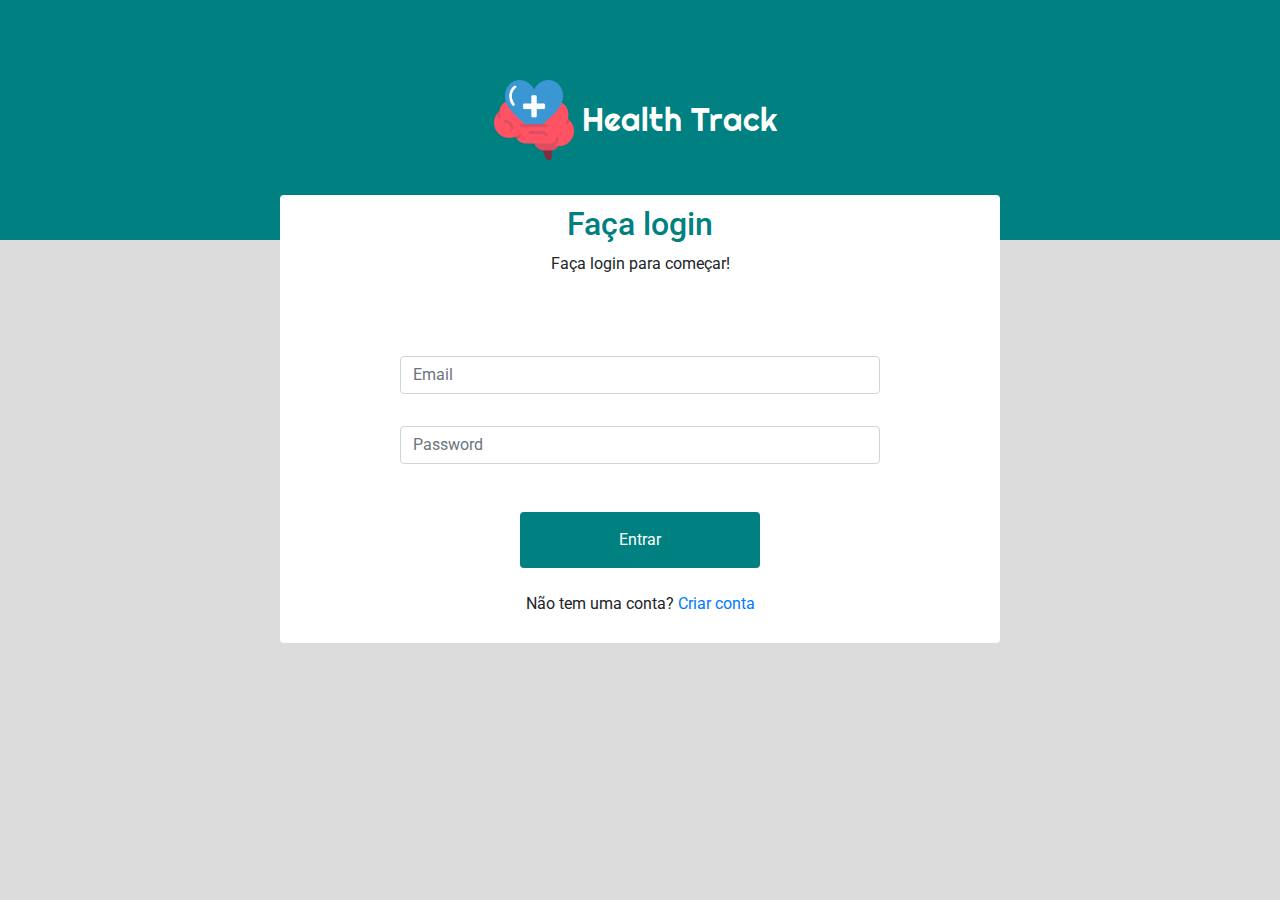
<file: index.html>
<!DOCTYPE html>
<html lang="en">
<head>
    <meta charset="UTF-8">
    <meta http-equiv="X-UA-Compatible" content="IE=edge">
    <meta name="viewport" content="width=device-width, initial-scale=1.0">
    <title>Health Track - Login</title>

    <link rel="stylesheet" href="https://maxcdn.bootstrapcdn.com/bootstrap/4.0.0/css/bootstrap.min.css" integrity="sha384-Gn5384xqQ1aoWXA+058RXPxPg6fy4IWvTNh0E263XmFcJlSAwiGgFAW/dAiS6JXm" crossorigin="anonymous">
    <script src="https://maxcdn.bootstrapcdn.com/bootstrap/4.0.0/js/bootstrap.min.js" integrity="sha384-JZR6Spejh4U02d8jOt6vLEHfe/JQGiRRSQQxSfFWpi1MquVdAyjUar5+76PVCmYl" crossorigin="anonymous"></script>

    <link rel="stylesheet" href="./styles/global.css">
    <link rel="stylesheet" href="./styles/loginAndcreateAccount.css">
</head>
<body>
    <div id="container">
        <div class="header">
            <img src="./assets/logo.png" alt="Cabeça de um ser humano com um coração representando o cerébro" class="logo">
            <h1 class="title">Health Track</h1>
        </div>

        <div class="form-login">
            <form action="./pages/dashboard.html">
                <h2>Faça login</h2>
                <span class="subtitle">Faça login para começar!</span>
                
                <input type="email" class="form-control" id="email" aria-describedby="emailHelp" placeholder="Email">
                <input type="password" class="form-control" id="password" placeholder="Password">
                <button>Entrar</button>

                <div class="footer">
                    <span>Não tem uma conta?</span>
                    <a href="./pages/createAccount.html">Criar conta</a>
                </div>
            </form>
        </div>
    </div>
</body>
</html>
</file>
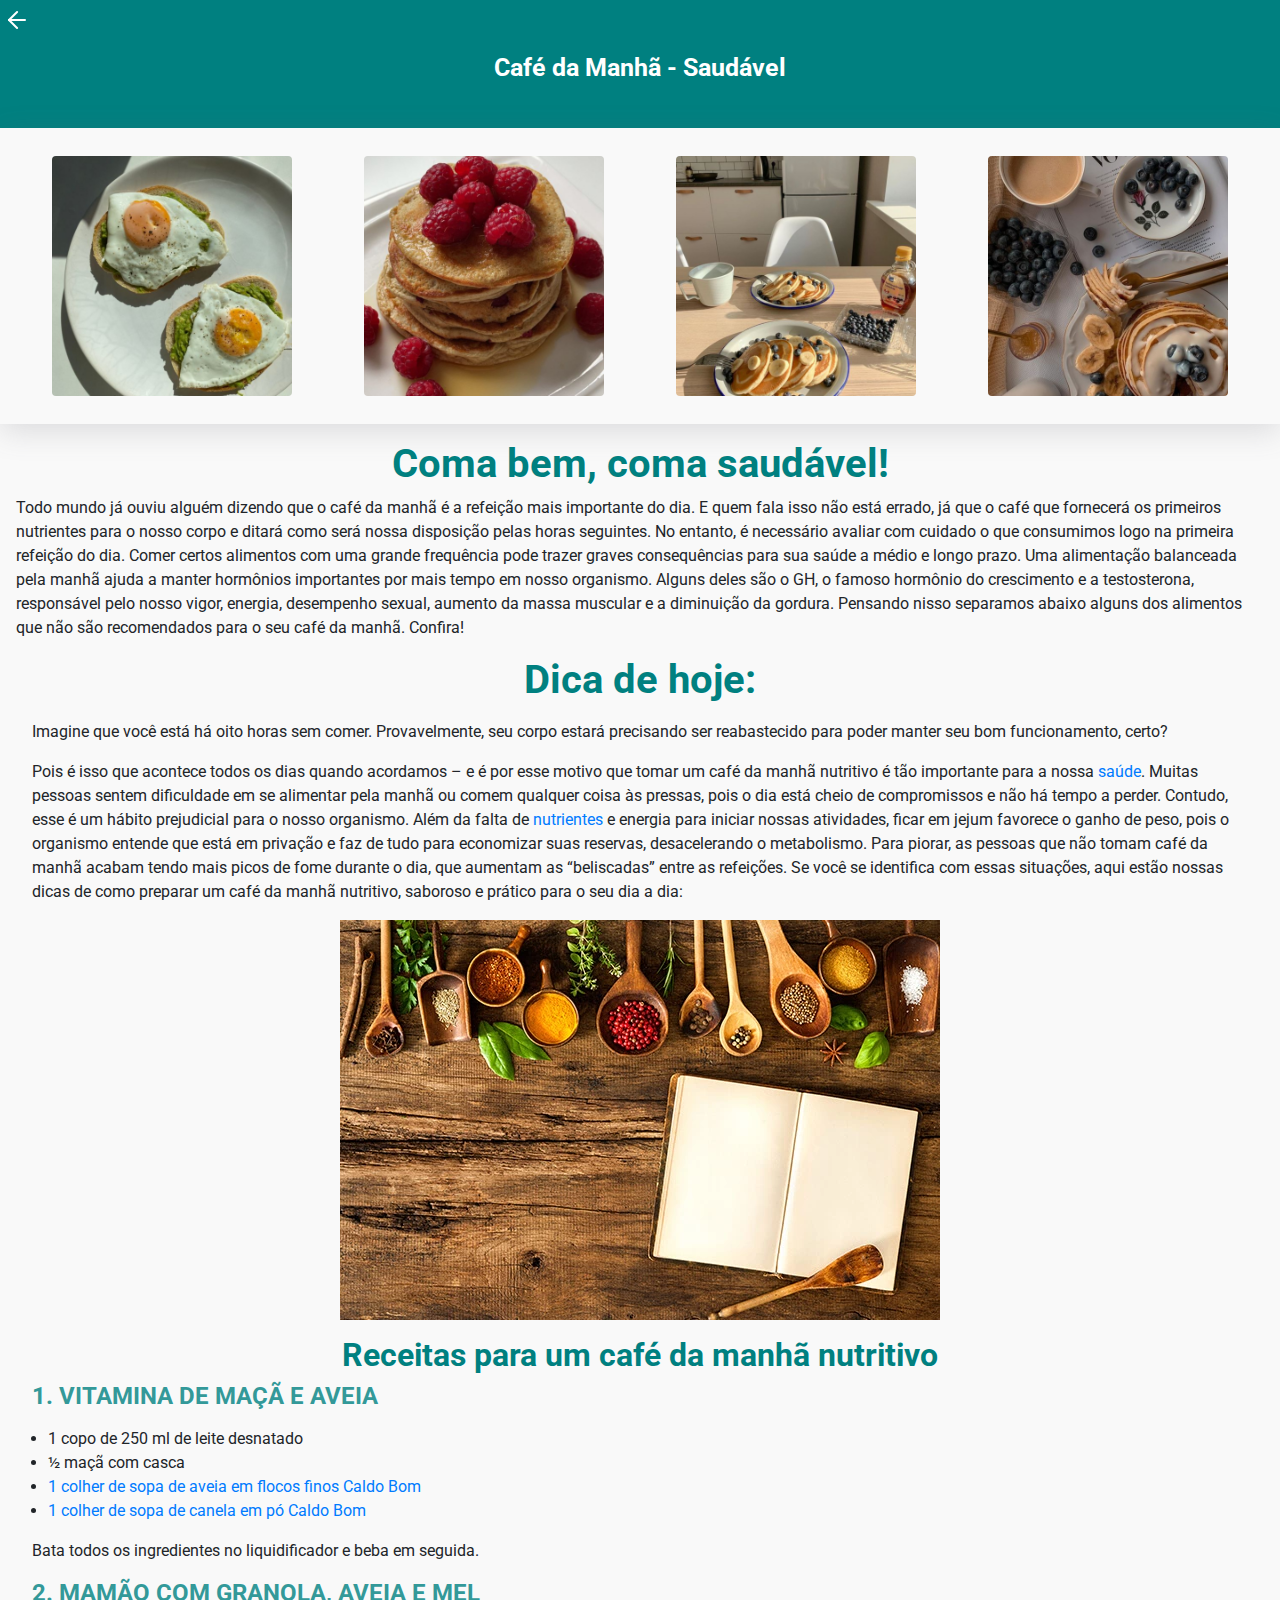
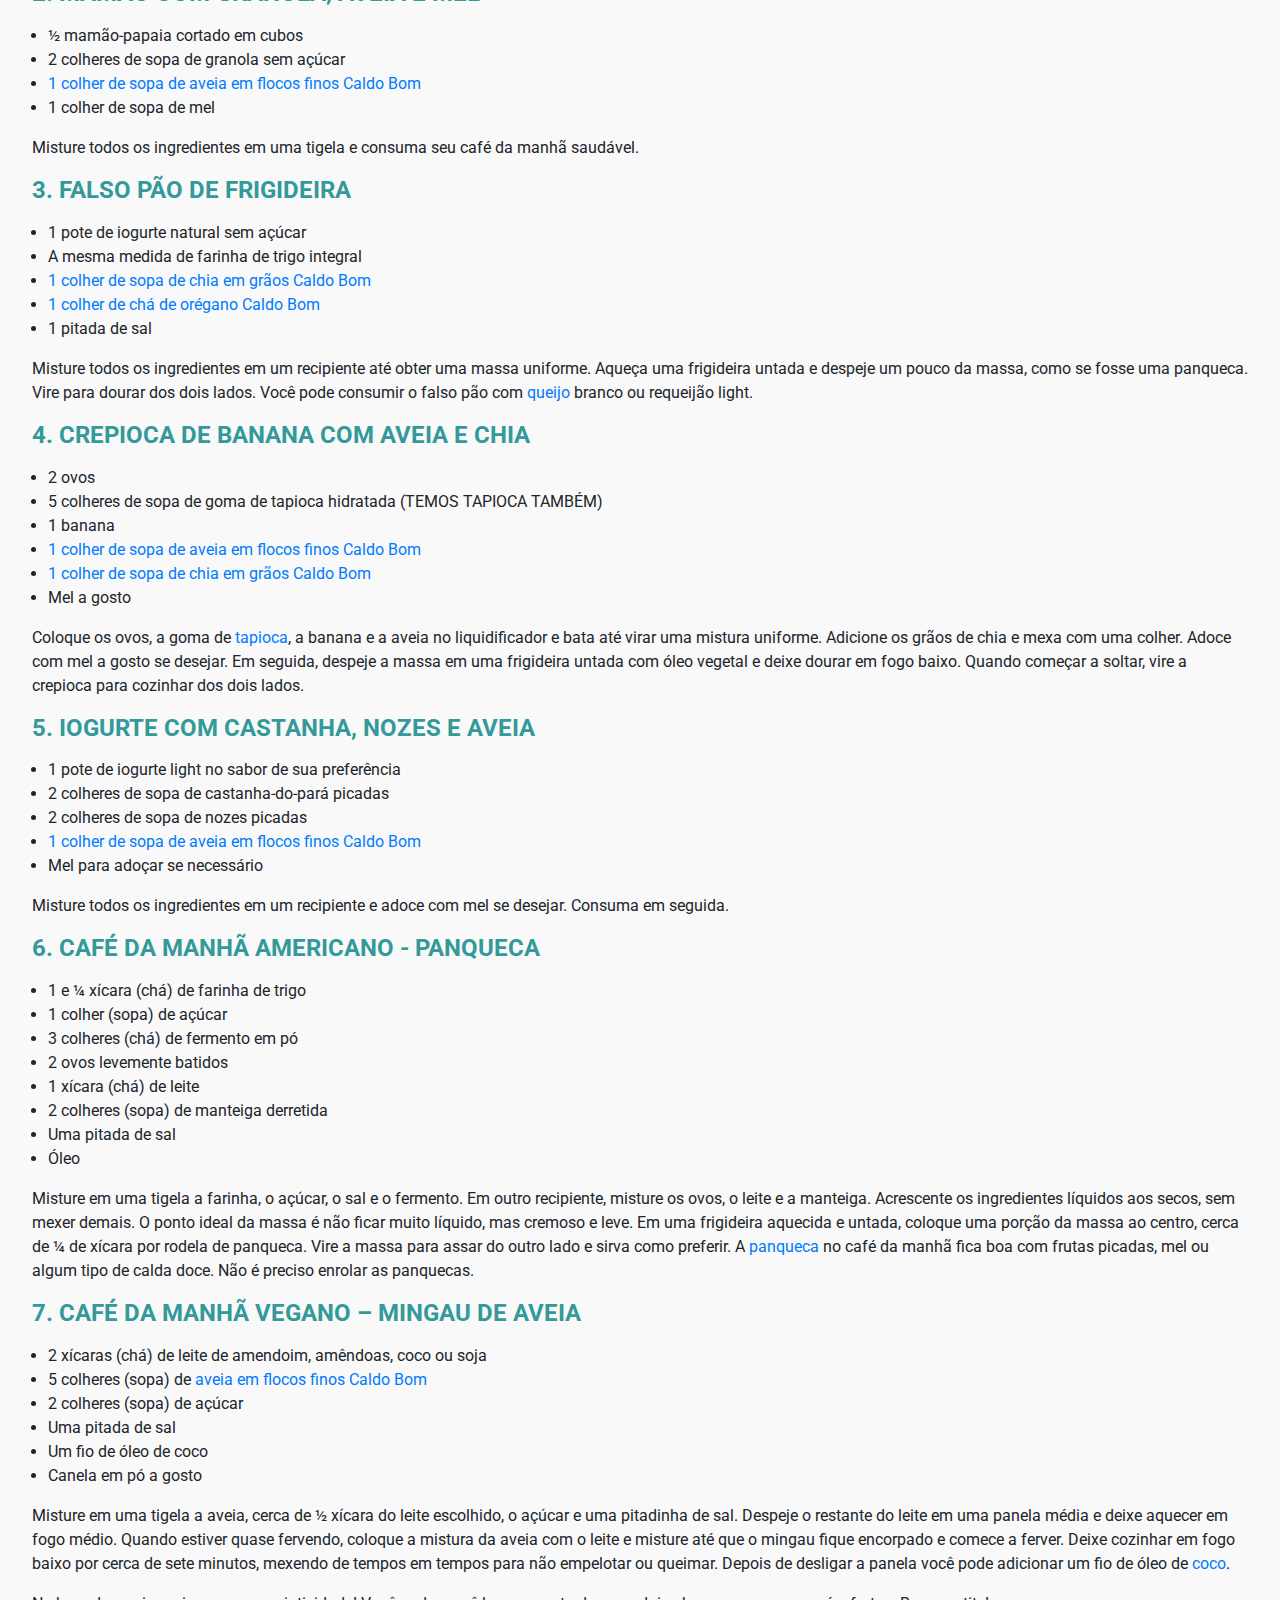
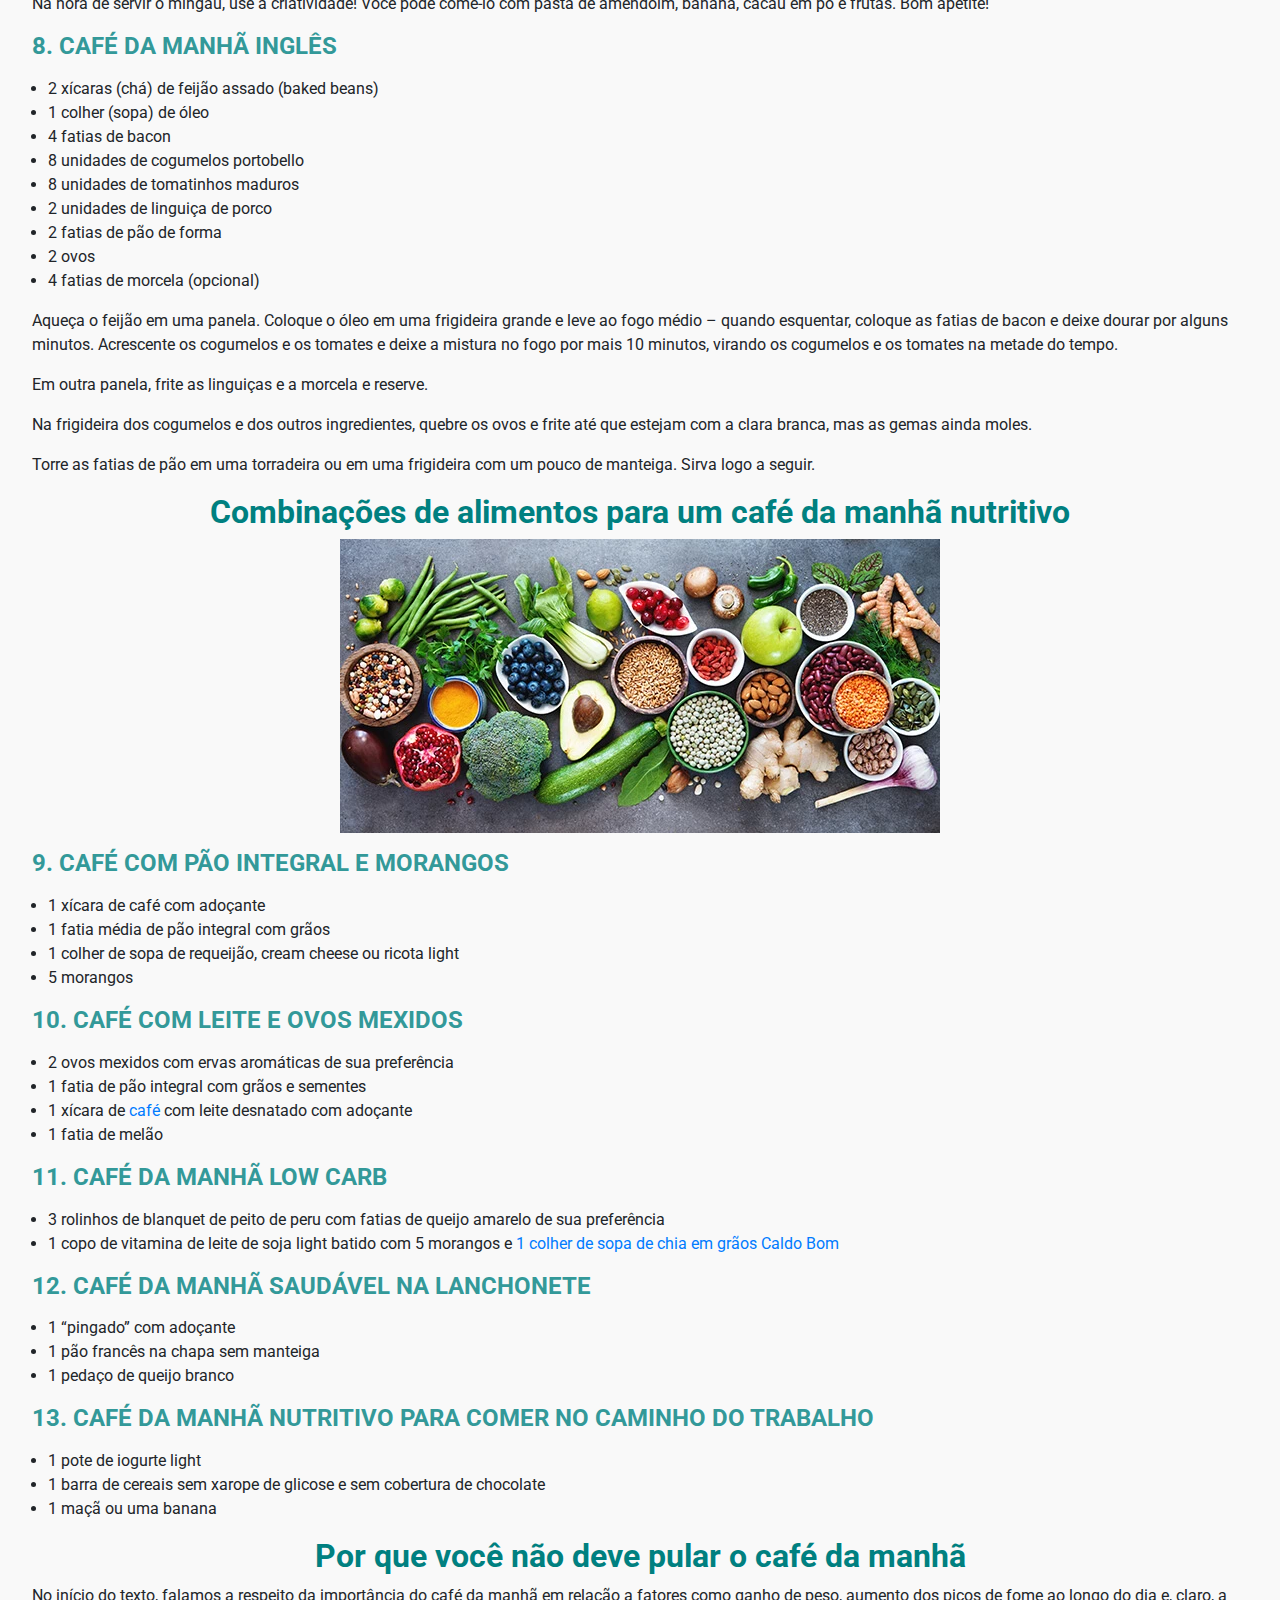
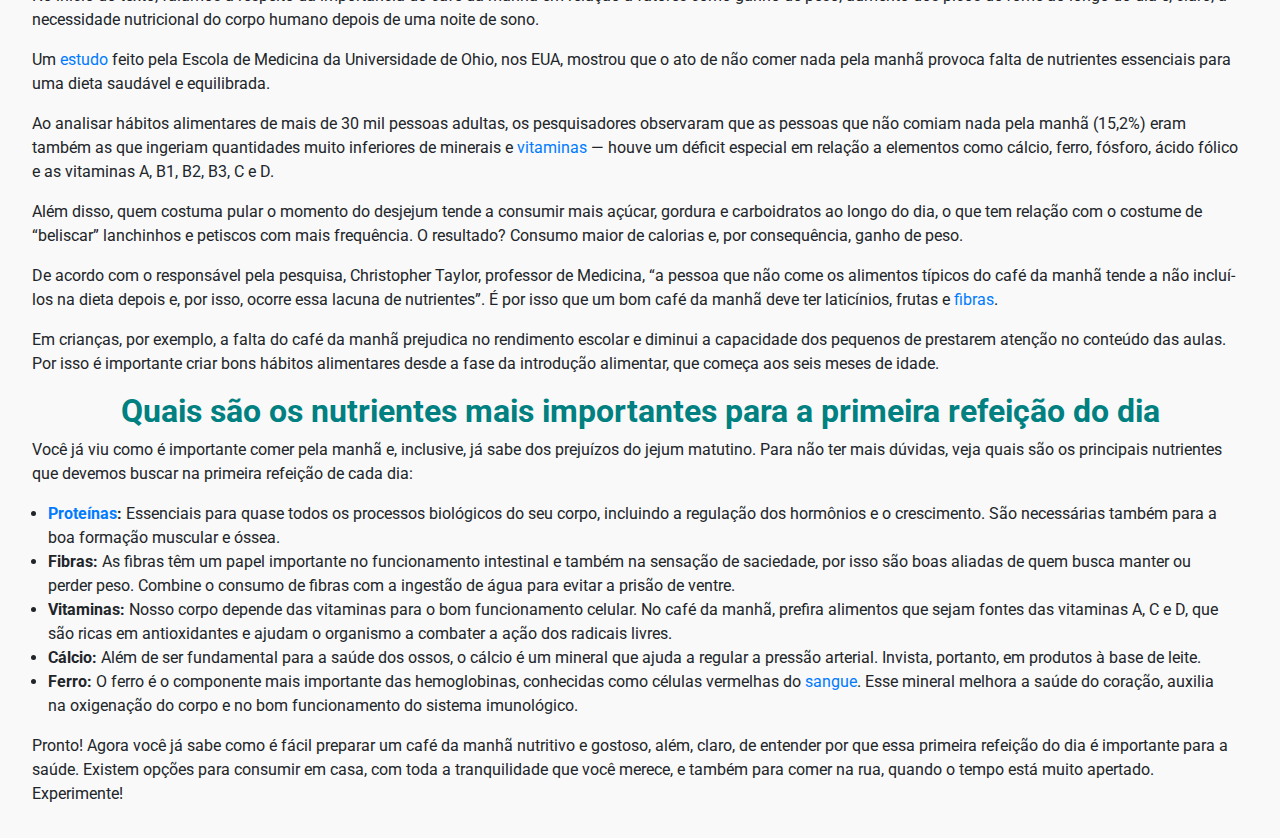
<file: pages/breakfast.html>
<!DOCTYPE html>
<html lang="en">
<head>
    <meta charset="UTF-8">
    <meta http-equiv="X-UA-Compatible" content="IE=edge">
    <meta name="viewport" content="width=device-width, initial-scale=1.0">

    <link rel="stylesheet" href="https://maxcdn.bootstrapcdn.com/bootstrap/4.0.0/css/bootstrap.min.css" integrity="sha384-Gn5384xqQ1aoWXA+058RXPxPg6fy4IWvTNh0E263XmFcJlSAwiGgFAW/dAiS6JXm" crossorigin="anonymous">
    <script src="https://code.jquery.com/jquery-3.4.1.slim.min.js" integrity="sha384-J6qa4849blE2+poT4WnyKhv5vZF5SrPo0iEjwBvKU7imGFAV0wwj1yYfoRSJoZ+n" crossorigin="anonymous"></script>
    <script src="https://cdn.jsdelivr.net/npm/popper.js@1.16.0/dist/umd/popper.min.js" integrity="sha384-Q6E9RHvbIyZFJoft+2mJbHaEWldlvI9IOYy5n3zV9zzTtmI3UksdQRVvoxMfooAo" crossorigin="anonymous"></script>
    <script src="https://stackpath.bootstrapcdn.com/bootstrap/4.4.1/js/bootstrap.min.js" integrity="sha384-wfSDF2E50Y2D1uUdj0O3uMBJnjuUD4Ih7YwaYd1iqfktj0Uod8GCExl3Og8ifwB6" crossorigin="anonymous"></script>

    <link rel="stylesheet" href="../styles/global.css">
    <link rel="stylesheet" href="../styles/alimentation-pages.css">

    <title>Health Track - Café da manhã</title>
</head>
<body>
    <div id="#container">
        <header class="header-component">
            <a href="./dashboard.html">
                <svg width="18" height="20" viewBox="0 0 18 20" fill="none" xmlns="http://www.w3.org/2000/svg">
                    <path d="M17 10H1" stroke="white" stroke-width="2" stroke-linecap="round" stroke-linejoin="round"/>
                    <path d="M0.999998 10L9.06226 1.93774" stroke="white" stroke-width="2" stroke-linecap="round" stroke-linejoin="round"/>
                    <path d="M0.999998 10L9.06226 18.0623" stroke="white" stroke-width="2" stroke-linecap="round" stroke-linejoin="round"/>
                </svg>
            </a>

            <div class="title">
                <h1>Café da Manhã - Saudável</h1>
            </div>
        </header>

        <main>
            <div class="images">
                <img src="../assets/breakfastOne.jpeg" class="img-fluid" alt="eggs">
                <img src="../assets/breakfastTwo.jpeg" class="img-fluid" alt="pancakes">
                <img src="../assets/breakfastThree.jpeg" class="img-fluid" alt="pancakes">
                <img src="../assets/breakfastFour.jpeg" class="img-fluid" alt="grapes and pancakes">
            </div>

            <div class="text">
               <div class="title">
                    <h1>Coma bem, coma saudável!</h1>
               </div>

               <div class="explanation">
                   <p>
                    Todo mundo já ouviu alguém dizendo que o café da manhã é a refeição mais importante do dia. E quem fala isso não está errado, já que o café que fornecerá os primeiros nutrientes para o nosso corpo e ditará como será nossa disposição pelas horas seguintes.
                    No entanto, é necessário avaliar com cuidado o que consumimos logo na primeira refeição do dia. Comer certos alimentos com uma grande frequência pode trazer graves consequências para sua saúde a médio e longo prazo.
                    Uma alimentação balanceada pela manhã ajuda a manter hormônios importantes por mais tempo em nosso organismo. Alguns deles são o GH, o famoso hormônio do crescimento e a testosterona, responsável pelo nosso vigor, energia, desempenho sexual, aumento da massa muscular e a diminuição da gordura.
                    Pensando nisso separamos abaixo alguns dos alimentos que não são recomendados para o seu café da manhã. Confira!                    
                   </p>
               </div>

               <div class="tips-today">
                   <h1>Dica de hoje:</h1>
                    <div class="PostDetails__content">
                        <p>Imagine que você está há oito horas sem comer. Provavelmente, seu corpo estará precisando ser reabastecido para poder manter seu bom funcionamento, certo?</p>
                        <p>Pois é isso que acontece todos os dias quando acordamos – e é por esse motivo que tomar um café da manhã nutritivo é tão importante para a nossa <a href="https://caldobom.com.br/blog/sagu-conheca-os-beneficios-para-a-saude-e-aprenda-como-fazer.html" target="_blank" rel="noopener">saúde</a>. Muitas pessoas sentem dificuldade em se alimentar pela manhã ou comem qualquer coisa às pressas, pois o dia está cheio de compromissos e não há tempo a perder. Contudo, esse é um hábito prejudicial para o nosso organismo. Além da falta de <a href="https://caldobom.com.br/blog/como-preservar-os-nutrientes-dos-alimentos.html" target="_blank" rel="noopener">nutrientes</a> e energia para iniciar nossas atividades, ficar em jejum favorece o ganho de peso, pois o organismo entende que está em privação e faz de tudo para economizar suas reservas, desacelerando o metabolismo. Para piorar, as pessoas que não tomam café da manhã acabam tendo mais picos de fome durante o dia, que aumentam as “beliscadas” entre as refeições. Se você se identifica com essas situações, aqui estão nossas dicas de como preparar um café da manhã nutritivo, saboroso e prático para o seu dia a dia:</p>
                        <p><img class="img-fluid" src="../assets/cafe-da-manha-nutritivo.jpg" alt="" width="600" height="400" style="display: block; margin-left: auto; margin-right: auto;"></p>
                        <h2>Receitas para um café da manhã nutritivo</h2>
                        <h4><b>1. VITAMINA DE MAÇÃ E AVEIA</b></h4>

                        <ul>
                            <li>1 copo de 250 ml de leite desnatado</li>
                            <li>½ maçã com casca</li>
                            <li><a href="https://caldobom.com.br/produtos/naturais/aveia-em-flocos-finos/" target="_blank" rel="noopener">1 colher de sopa de aveia em flocos finos Caldo Bom</a></li>
                            <li><a href="https://caldobom.com.br/condimentos/#1492108384735-bec02150-4d6c" target="_blank" rel="noopener">1 colher de sopa de canela em pó Caldo Bom</a></li>
                        </ul>

                        <p>Bata todos os ingredientes no liquidificador e beba em seguida.</p>
                        <h4><b>2. MAMÃO COM GRANOLA, AVEIA E MEL</b></h4>

                        <ul>
                            <li>½ mamão-papaia cortado em cubos</li>
                            <li>2 colheres de sopa de granola sem açúcar</li>
                            <li><a href="https://caldobom.com.br/produtos/naturais/aveia-em-flocos-finos/" target="_blank" rel="noopener">1 colher de sopa de aveia em flocos finos Caldo Bom</a></li>
                            <li>1 colher de sopa de mel</li>
                        </ul>
                        <p>Misture todos os ingredientes em uma tigela e consuma seu café da manhã saudável.</p>
                        <h4><b>3. FALSO PÃO DE FRIGIDEIRA</b></h4>

                        <ul>
                            <li>1 pote de iogurte natural sem açúcar</li>
                            <li>A mesma medida de farinha de trigo integral</li>
                            <li><a href="https://caldobom.com.br/produtos/naturais/chia-em-graos/" target="_blank" rel="noopener">1 colher de sopa de chia em grãos Caldo Bom</a></li>
                            <li><a href="https://caldobom.com.br/condimentos/#1492107353538-50d215ea-900d" target="_blank" rel="noopener">1 colher de chá de orégano Caldo Bom</a></li>
                            <li>1 pitada de sal</li>
                        </ul>

                        <p>Misture todos os ingredientes em um recipiente até obter uma massa uniforme. Aqueça uma frigideira untada e despeje um pouco da massa, como se fosse uma panqueca. Vire para dourar dos dois lados. Você pode consumir o falso pão com <a href="https://caldobom.com.br/blog/pratos-para-comer-com-queijo-ralado.html" target="_blank" rel="noopener">queijo</a> branco ou requeijão light.</p>
                        <h4><b>4. CREPIOCA DE BANANA COM AVEIA E CHIA</b></h4>

                        <ul>
                            <li>2 ovos</li>
                            <li>5 colheres de sopa de goma de tapioca hidratada (TEMOS TAPIOCA TAMBÉM)</li>
                            <li>1 banana</li>
                            <li><a href="https://caldobom.com.br/produtos/naturais/aveia-em-flocos-finos/" target="_blank" rel="noopener">1 colher de sopa de aveia em flocos finos Caldo Bom</a></li>
                            <li><a href="https://caldobom.com.br/produtos/naturais/chia-em-graos/" target="_blank" rel="noopener">1 colher de sopa de chia em grãos Caldo Bom</a></li>
                            <li>Mel a gosto</li>
                        </ul>

                        <p>Coloque os ovos, a goma de <a href="https://caldobom.com.br/blog/aprenda-a-fazer-bolo-de-tapioca.html" target="_blank" rel="noopener">tapioca</a>, a banana e a aveia no liquidificador e bata até virar uma mistura uniforme. Adicione os grãos de chia e mexa com uma colher. Adoce com mel a gosto se desejar. Em seguida, despeje a massa em uma frigideira untada com óleo vegetal e deixe dourar em fogo baixo. Quando começar a soltar, vire a crepioca para cozinhar dos dois lados.</p>
                        <h4><b>5. IOGURTE COM CASTANHA, NOZES E AVEIA</b></h4>

                        <ul>
                            <li>1 pote de iogurte light no sabor de sua preferência</li>
                            <li>2 colheres de sopa de castanha-do-pará picadas</li>
                            <li>2 colheres de sopa de nozes picadas</li>
                            <li><a href="https://caldobom.com.br/produtos/naturais/aveia-em-flocos-finos/" target="_blank" rel="noopener">1 colher de sopa de aveia em flocos finos Caldo Bom</a></li>
                            <li>Mel para adoçar se necessário</li>
                        </ul>

                        <p>Misture todos os ingredientes em um recipiente e adoce com mel se desejar. Consuma em seguida.</p>
                        <h4><b>6. CAFÉ DA MANHÃ AMERICANO - PANQUECA</b></h4>

                        <ul>
                            <li>1 e ¼ xícara (chá) de farinha de trigo</li>
                            <li>1 colher (sopa) de açúcar</li>
                            <li>3 colheres (chá) de fermento em pó</li>
                            <li>2 ovos levemente batidos</li>
                            <li>1 xícara (chá) de leite</li>
                            <li>2 colheres (sopa) de manteiga derretida</li>
                            <li>Uma pitada de sal</li>
                            <li>Óleo</li>
                        </ul>
                        <p>Misture em uma tigela a farinha, o açúcar, o sal e o fermento. Em outro recipiente, misture os ovos, o leite e a manteiga. Acrescente os ingredientes líquidos aos secos, sem mexer demais. O ponto ideal da massa é não ficar muito líquido, mas cremoso e leve. Em uma frigideira aquecida e untada, coloque uma porção da massa ao centro, cerca de ¼ de xícara por rodela de panqueca. Vire a massa para assar do outro lado e sirva como preferir. A <a href="https://caldobom.com.br/blog/confira-a-receita-de-massa-de-panqueca-simples-e-facil.html" target="_blank" rel="noopener">panqueca</a> no café da manhã fica boa com frutas picadas, mel ou algum tipo de calda doce. Não é preciso enrolar as panquecas.</p>
                        <h4><b>7. CAFÉ DA MANHÃ VEGANO – MINGAU DE AVEIA</b></h4>

                        <ul>
                            <li>2 xícaras (chá) de leite de amendoim, amêndoas, coco ou soja</li>
                            <li>5 colheres (sopa) de <a href="https://caldobom.com.br/produto/aveia-em-flocos-finos.html" target="_blank" rel="noopener">aveia em flocos finos Caldo Bom</a></li>
                            <li>2 colheres (sopa) de açúcar</li>
                            <li>Uma pitada de sal</li>
                            <li>Um fio de óleo de coco</li>
                            <li>Canela em pó a gosto</li>
                        </ul>

                        <p>Misture em uma tigela a aveia, cerca de ½ xícara do leite escolhido, o açúcar e uma pitadinha de sal. Despeje o restante do leite em uma panela média e deixe aquecer em fogo médio. Quando estiver quase fervendo, coloque a mistura da aveia com o leite e misture até que o mingau fique encorpado e comece a ferver. Deixe cozinhar em fogo baixo por cerca de sete minutos, mexendo de tempos em tempos para não empelotar ou queimar. Depois de desligar a panela você pode adicionar um fio de óleo de <a href="https://caldobom.com.br/produto/bolo-de-coco.html" target="_blank" rel="noopener">coco</a>.</p>
                        <p>Na hora de servir o mingau, use a criatividade! Você pode comê-lo com pasta de amendoim, banana, cacau em pó e frutas. Bom apetite!</p>
                        <h4><b>8. CAFÉ DA MANHÃ INGLÊS</b></h4>

                        <ul>
                            <li>2 xícaras (chá) de feijão assado (baked beans)</li>
                            <li>1 colher (sopa) de óleo</li>
                            <li>4 fatias de bacon</li>
                            <li>8 unidades de cogumelos portobello</li>
                            <li>8 unidades de tomatinhos maduros</li>
                            <li>2 unidades de linguiça de porco</li>
                            <li>2 fatias de pão de forma</li>
                            <li>2 ovos</li>
                            <li>4 fatias de morcela (opcional)</li>
                        </ul>

                        <p>Aqueça o feijão em uma panela. Coloque o óleo em uma frigideira grande e leve ao fogo médio – quando esquentar, coloque as fatias de bacon e deixe dourar por alguns minutos. Acrescente os cogumelos e os tomates e deixe a mistura no fogo por mais 10 minutos, virando os cogumelos e os tomates na metade do tempo.</p>
                        <p>Em outra panela, frite as linguiças e a morcela e reserve.</p>
                        <p>Na frigideira dos cogumelos e dos outros ingredientes, quebre os ovos e frite até que estejam com a clara branca, mas as gemas ainda moles.</p>
                        <p>Torre as fatias de pão em uma torradeira ou em uma frigideira com um pouco de manteiga. Sirva logo a seguir.</p>
                        <h2>Combinações de alimentos para um café da manhã nutritivo</h2>
                        <p><img class="img-fluid" src="../assets/dicas-cafe-da-manha.jpg" alt="" width="600" height="294" style="display: block; margin-left: auto; margin-right: auto;"></p>
                        <h4><b>9. CAFÉ COM PÃO INTEGRAL E MORANGOS</b></h4>
                        
                        <ul>
                            <li>1 xícara de café com adoçante</li>
                            <li>1 fatia média de pão integral com grãos</li>
                            <li>1 colher de sopa de requeijão, cream cheese ou ricota light</li>
                            <li>5 morangos</li>
                        </ul>

                        <h4><b>10. CAFÉ COM LEITE E OVOS MEXIDOS</b></h4>

                        <ul>
                            <li>2 ovos mexidos com ervas aromáticas de sua preferência</li>
                            <li>1 fatia de pão integral com grãos e sementes</li>
                            <li>1 xícara de <a href="https://caldobom.com.br/receita/como-preparar-cappuccino.html" target="_blank" rel="noopener">café</a> com leite desnatado com adoçante</li>
                            <li>1 fatia de melão</li>
                        </ul>

                        <h4><b>11. CAFÉ DA MANHÃ LOW CARB</b></h4>

                        <ul>
                            <li>3 rolinhos de blanquet de peito de peru com fatias de queijo amarelo de sua preferência</li>
                            <li>1 copo de vitamina de leite de soja light batido com 5 morangos e <a href="https://caldobom.com.br/produtos/naturais/chia-em-graos/" target="_blank" rel="noopener">1 colher de sopa de chia em grãos Caldo Bom</a></li>
                        </ul>

                        <h4><b>12. CAFÉ DA MANHÃ SAUDÁVEL NA LANCHONETE</b></h4>

                        <ul>
                            <li>1 “pingado” com adoçante</li>
                            <li>1 pão francês na chapa sem manteiga</li>
                            <li>1 pedaço de queijo branco</li>
                        </ul>

                        <h4><b>13. CAFÉ DA MANHÃ NUTRITIVO PARA COMER NO CAMINHO DO TRABALHO</b></h4>

                        <ul>
                            <li>1 pote de iogurte light</li>
                            <li>1 barra de cereais sem xarope de glicose e sem cobertura de chocolate</li>
                            <li>1 maçã ou uma banana</li>
                        </ul>

                        <h2>Por que você não deve pular o café da manhã</h2>
                        <p>No início do texto, falamos a respeito da importância do café da manhã em relação a fatores como ganho de peso, aumento dos picos de fome ao longo do dia e, claro, a necessidade nutricional do corpo humano depois de uma noite de sono.</p>
                        <p>Um <a href="https://doi.org/10.1017/S0029665121000495" target="_blank" rel="noopener">estudo</a> feito pela Escola de Medicina da Universidade de Ohio, nos EUA, mostrou que o ato de não comer nada pela manhã provoca falta de nutrientes essenciais para uma dieta saudável e equilibrada.</p>
                        <p>Ao analisar hábitos alimentares de mais de 30 mil pessoas adultas, os pesquisadores observaram que as pessoas que não comiam nada pela manhã (15,2%) eram também as que ingeriam quantidades muito inferiores de minerais e <a href="https://caldobom.com.br/blog/como-preservar-os-nutrientes-dos-alimentos.html" target="_blank" rel="noopener">vitaminas</a> — houve um déficit especial em relação a elementos como cálcio, ferro, fósforo, ácido fólico e as vitaminas A, B1, B2, B3, C e D.</p>
                        <p>Além disso, quem costuma pular o momento do desjejum tende a consumir mais açúcar, gordura e carboidratos ao longo do dia, o que tem relação com o costume de “beliscar” lanchinhos e petiscos com mais frequência. O resultado? Consumo maior de calorias e, por consequência, ganho de peso.</p>
                        <p>De acordo com o responsável pela pesquisa, Christopher Taylor, professor de Medicina, “a pessoa que não come os alimentos típicos do café da manhã tende a não incluí-los na dieta depois e, por isso, ocorre essa lacuna de nutrientes”. É por isso que um bom café da manhã deve ter laticínios, frutas e <a href="https://caldobom.com.br/blog/alimentos-ricos-em-fibras.html" target="_blank" rel="noopener">fibras</a>.</p>
                        <p>Em crianças, por exemplo, a falta do café da manhã prejudica no rendimento escolar e diminui a capacidade dos pequenos de prestarem atenção no conteúdo das aulas. Por isso é importante criar bons hábitos alimentares desde a fase da introdução alimentar, que começa aos seis meses de idade.</p>
                        <h2>Quais são os nutrientes mais importantes para a primeira refeição do dia</h2>
                        <p>Você já viu como é importante comer pela manhã e, inclusive, já sabe dos prejuízos do jejum matutino. Para não ter mais dúvidas, veja quais são os principais nutrientes que devemos buscar na primeira refeição de cada dia:</p>

                        <ul>
                            <li><b><a href="https://caldobom.com.br/blog/beneficios-e-principais-fontes-de-proteina-vegetal.html" target="_blank" rel="noopener">Proteínas</a>:</b> Essenciais para quase todos os processos biológicos do seu corpo, incluindo a regulação dos hormônios e o crescimento. São necessárias também para a boa formação muscular e óssea.</li>
                            <li><b>Fibras:</b> As fibras têm um papel importante no funcionamento intestinal e também na sensação de saciedade, por isso são boas aliadas de quem busca manter ou perder peso. Combine o consumo de fibras com a ingestão de água para evitar a prisão de ventre.</li>
                            <li><b>Vitaminas:</b> Nosso corpo depende das vitaminas para o bom funcionamento celular. No café da manhã, prefira alimentos que sejam fontes das vitaminas A, C e D, que são ricas em antioxidantes e ajudam o organismo a combater a ação dos radicais livres.</li>
                            <li><b>Cálcio:</b> Além de ser fundamental para a saúde dos ossos, o cálcio é um mineral que ajuda a regular a pressão arterial. Invista, portanto, em produtos à base de leite.</li>
                            <li><b>Ferro:</b> O ferro é o componente mais importante das hemoglobinas, conhecidas como células vermelhas do <a href="https://caldobom.com.br/blog/feijao-um-poderoso-aliado-contra-a-anemia.html" target="_blank" rel="noopener">sangue</a>. Esse mineral melhora a saúde do coração, auxilia na oxigenação do corpo e no bom funcionamento do sistema imunológico.</li>
                        </ul>

                        <p>Pronto! Agora você já sabe como é fácil preparar um café da manhã nutritivo e gostoso, além, claro, de entender por que essa primeira refeição do dia é importante para a saúde. Existem opções para consumir em casa, com toda a tranquilidade que você merece, e também para comer na rua, quando o tempo está muito apertado. Experimente!</p> </div>
                </div>
            </div>
        </main>
    </div>
</body>
</html>
</file>
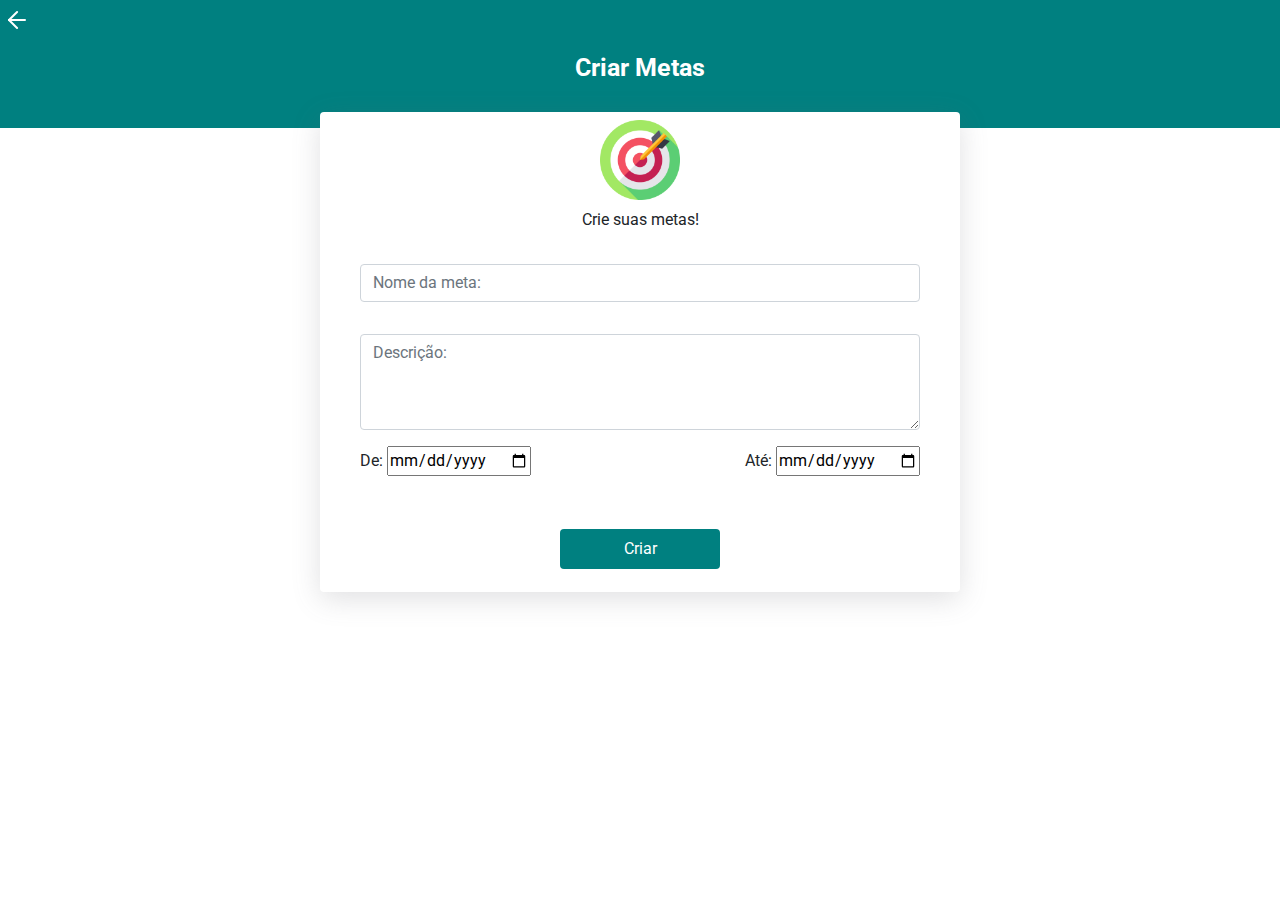
<file: pages/create-goals.html>
<!DOCTYPE html>
<html lang="en">
<head>
    <meta charset="UTF-8">
    <meta http-equiv="X-UA-Compatible" content="IE=edge">
    <meta name="viewport" content="width=device-width, initial-scale=1.0">
    <title>Health Track - Criar metas</title>

    <link rel="stylesheet" href="https://maxcdn.bootstrapcdn.com/bootstrap/4.0.0/css/bootstrap.min.css" integrity="sha384-Gn5384xqQ1aoWXA+058RXPxPg6fy4IWvTNh0E263XmFcJlSAwiGgFAW/dAiS6JXm" crossorigin="anonymous">
    <script src="https://code.jquery.com/jquery-3.4.1.slim.min.js" integrity="sha384-J6qa4849blE2+poT4WnyKhv5vZF5SrPo0iEjwBvKU7imGFAV0wwj1yYfoRSJoZ+n" crossorigin="anonymous"></script>
    <script src="https://cdn.jsdelivr.net/npm/popper.js@1.16.0/dist/umd/popper.min.js" integrity="sha384-Q6E9RHvbIyZFJoft+2mJbHaEWldlvI9IOYy5n3zV9zzTtmI3UksdQRVvoxMfooAo" crossorigin="anonymous"></script>
    <script src="https://stackpath.bootstrapcdn.com/bootstrap/4.4.1/js/bootstrap.min.js" integrity="sha384-wfSDF2E50Y2D1uUdj0O3uMBJnjuUD4Ih7YwaYd1iqfktj0Uod8GCExl3Og8ifwB6" crossorigin="anonymous"></script>


    <link rel="stylesheet" href="../styles/create-goals.css">
    <link rel="stylesheet" href="../styles/global.css">
</head>
<body>
    <div id="#container">
        <header class="header-component">
            <a href="./dashboard.html">
                <svg width="18" height="20" viewBox="0 0 18 20" fill="none" xmlns="http://www.w3.org/2000/svg">
                    <path d="M17 10H1" stroke="white" stroke-width="2" stroke-linecap="round" stroke-linejoin="round"/>
                    <path d="M0.999998 10L9.06226 1.93774" stroke="white" stroke-width="2" stroke-linecap="round" stroke-linejoin="round"/>
                    <path d="M0.999998 10L9.06226 18.0623" stroke="white" stroke-width="2" stroke-linecap="round" stroke-linejoin="round"/>
                </svg>
            </a>

            <div class="title">
                <h1>Criar Metas</h1>
            </div>
        </header>

        <main>
            <form action="./dashboard.html">
                <div class="goals-title">
                    <img src="../assets/goals.png" class="img-fluid"  alt="Archery">
                    <p>Crie suas metas!</p>
                </div>

                <div class="inputs-text">
                    <input type="text" class="form-control" placeholder="Nome da meta:">
                    <textarea type="text" class="form-control" placeholder="Descrição:"></textarea>
                </div>
                
                <div class="dates">
                    <div>
                        <label for="dateInitial">De:</label>
                        <input type="date" id="dateInitial">
                    </div>

                    <div>
                        <label for="dateFinal">Até:</label>
                        <input type="date" id="dateFinal">
                    </div>
                </div>

                <div class="button">
                    <button>Criar</button>
                </div>
            </form>
        </main>
    </div>
</body>
</html>
</file>
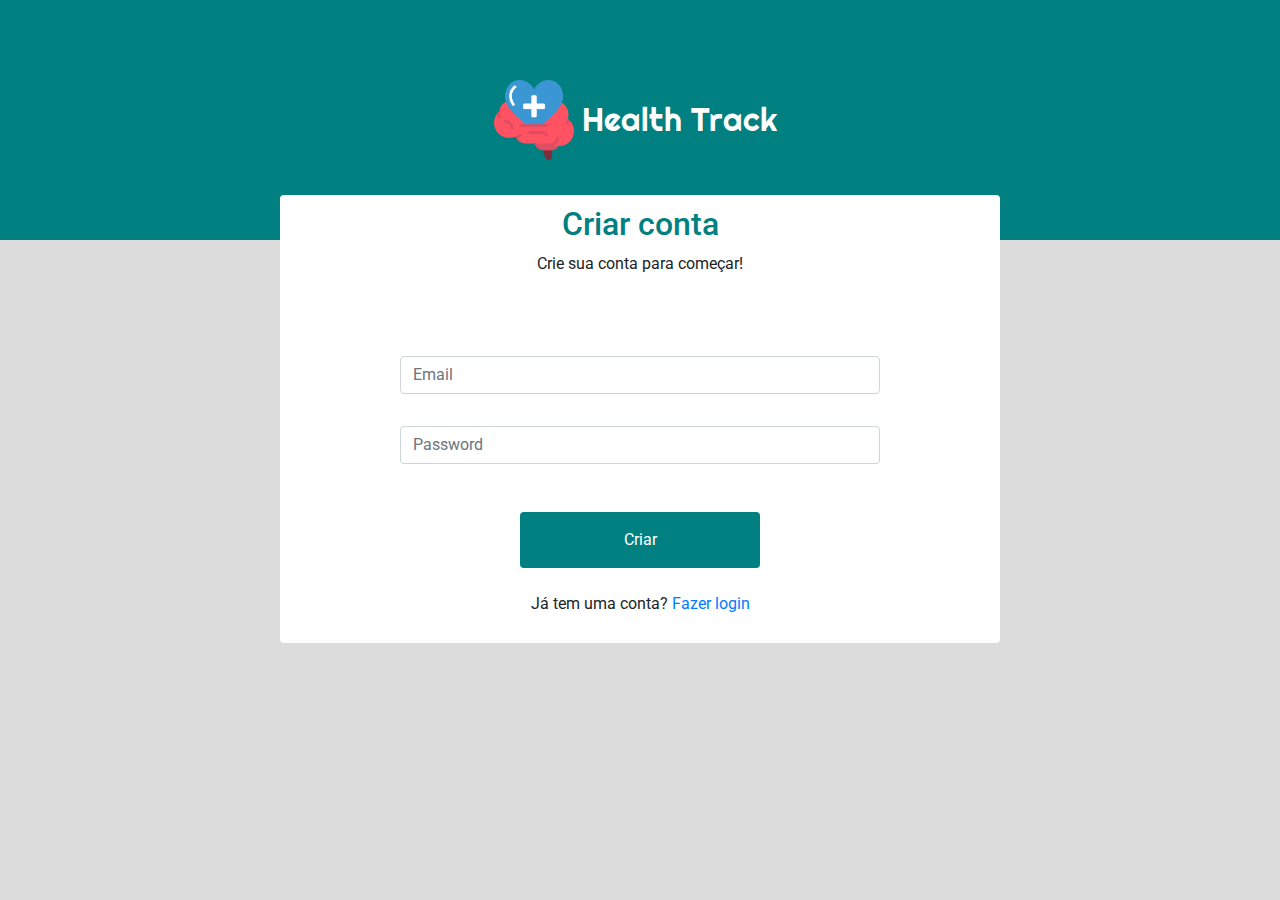
<file: pages/createAccount.html>
<!DOCTYPE html>
<html lang="en">
<head>
    <meta charset="UTF-8">
    <meta http-equiv="X-UA-Compatible" content="IE=edge">
    <meta name="viewport" content="width=device-width, initial-scale=1.0">
    <title>Health Track - Criar Conta</title>

    <link rel="stylesheet" href="https://maxcdn.bootstrapcdn.com/bootstrap/4.0.0/css/bootstrap.min.css" integrity="sha384-Gn5384xqQ1aoWXA+058RXPxPg6fy4IWvTNh0E263XmFcJlSAwiGgFAW/dAiS6JXm" crossorigin="anonymous">
    <script src="https://maxcdn.bootstrapcdn.com/bootstrap/4.0.0/js/bootstrap.min.js" integrity="sha384-JZR6Spejh4U02d8jOt6vLEHfe/JQGiRRSQQxSfFWpi1MquVdAyjUar5+76PVCmYl" crossorigin="anonymous"></script>

    <link rel="stylesheet" href="../styles/global.css">
    <link rel="stylesheet" href="../styles/loginAndcreateAccount.css">
</head>
<body>
    <div id="container">
        <div class="header">
            <img src="../assets/logo.png"
             alt="Um coração em cima de um cerébro representando a saúde"
             class="logo">
            <h1 class="title">Health Track</h1>
        </div>

        <div class="form-login">
            <form action="./dashboard.html">
                <h2>Criar conta</h2>
                <span class="subtitle">Crie sua conta para começar!</span>
                
                <input type="email" class="form-control" id="email" aria-describedby="emailHelp" placeholder="Email">
                <input type="password" class="form-control" id="password" placeholder="Password">
                <button>Criar</button>

                <div class="footer">
                    <span>Já tem uma conta?</span>
                    <a href="../index.html">Fazer login</a>
                </div>
            </form>
        </div>
    </div>
</body>
</html>
</file>
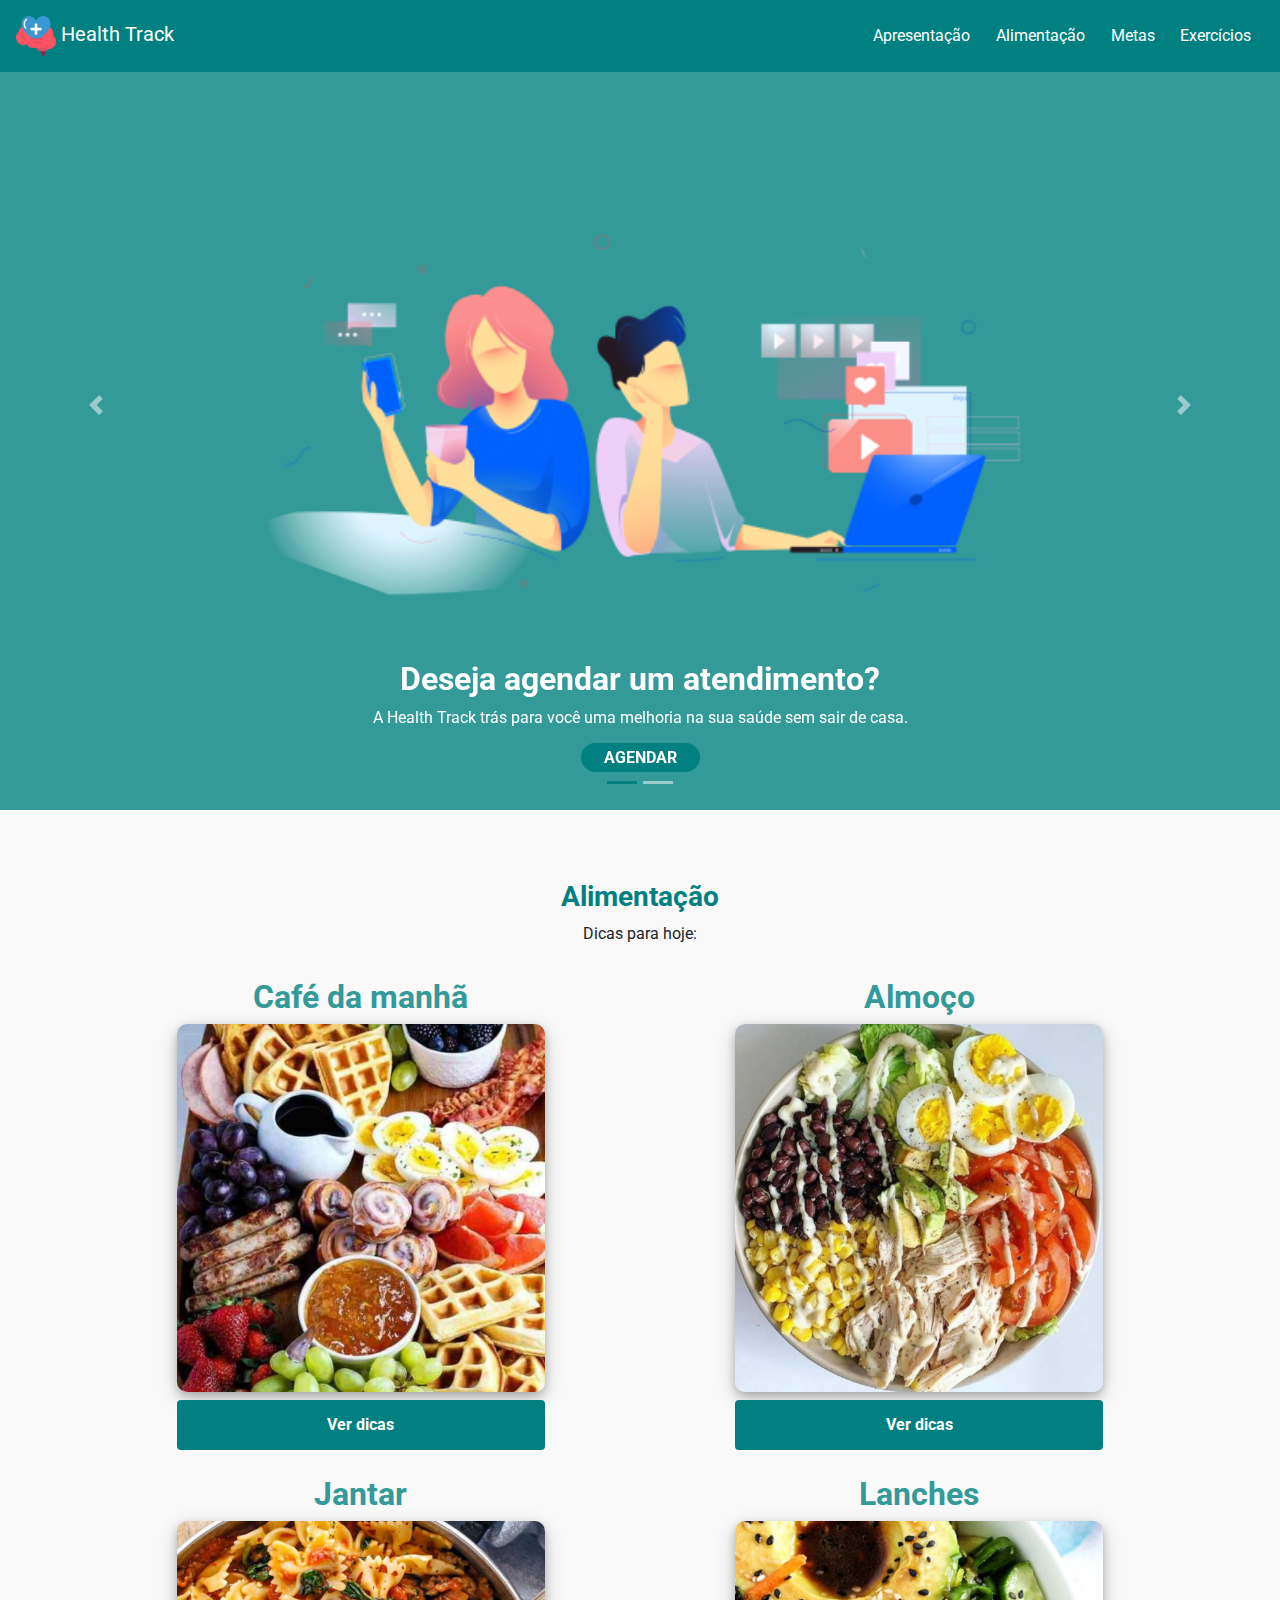
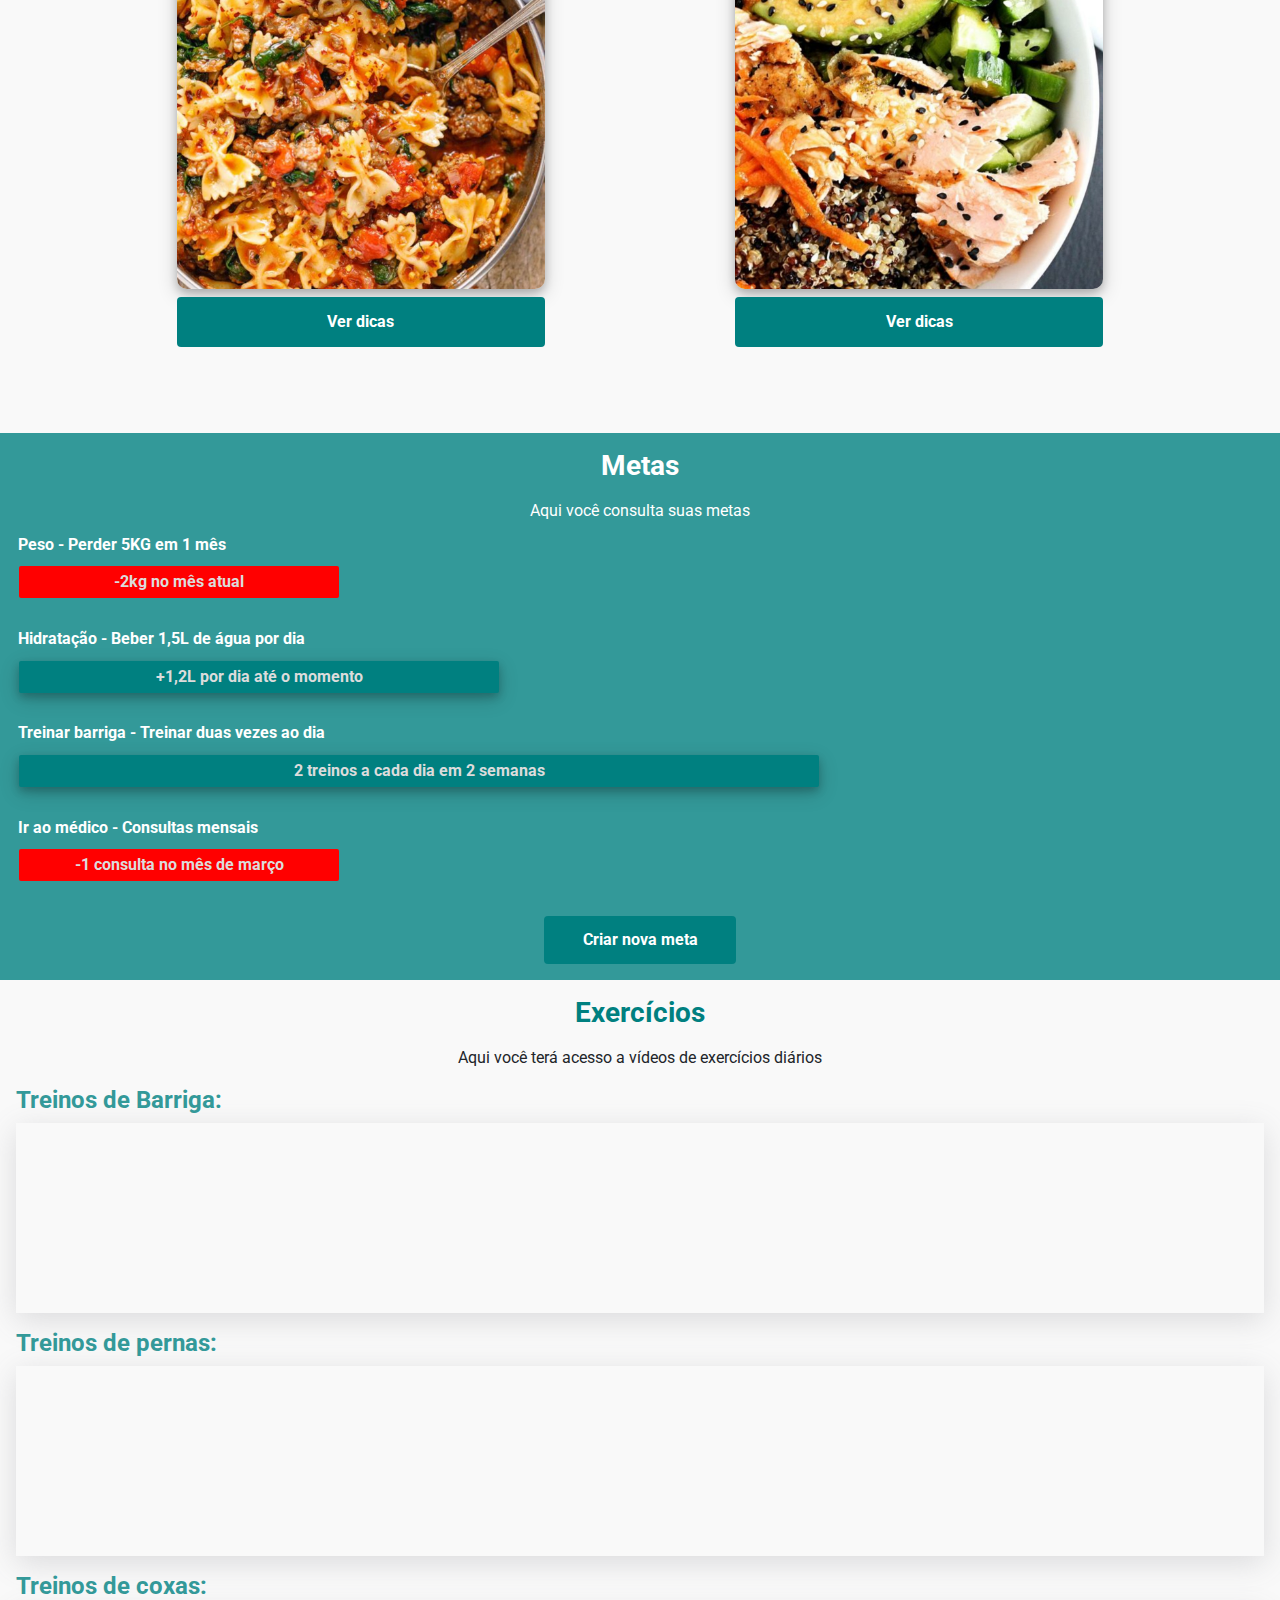
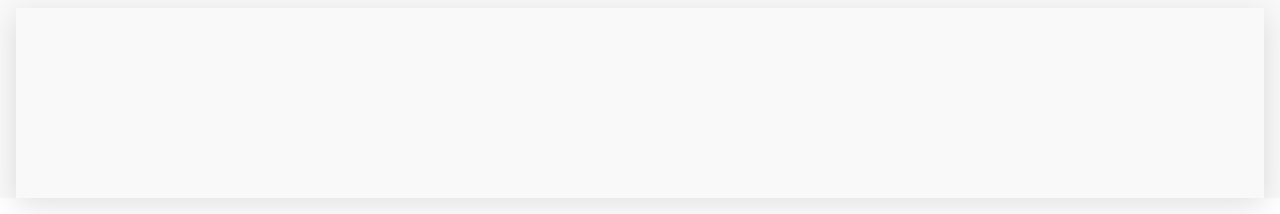
<file: pages/dashboard.html>
<!DOCTYPE html>
<html lang="en">
<head>
    <meta charset="UTF-8">
    <meta http-equiv="X-UA-Compatible" content="IE=edge">
    <meta name="viewport" content="width=device-width, initial-scale=1.0">

    <link rel="stylesheet" href="https://maxcdn.bootstrapcdn.com/bootstrap/4.0.0/css/bootstrap.min.css" integrity="sha384-Gn5384xqQ1aoWXA+058RXPxPg6fy4IWvTNh0E263XmFcJlSAwiGgFAW/dAiS6JXm" crossorigin="anonymous">
    <script src="https://code.jquery.com/jquery-3.4.1.slim.min.js" integrity="sha384-J6qa4849blE2+poT4WnyKhv5vZF5SrPo0iEjwBvKU7imGFAV0wwj1yYfoRSJoZ+n" crossorigin="anonymous"></script>
    <script src="https://cdn.jsdelivr.net/npm/popper.js@1.16.0/dist/umd/popper.min.js" integrity="sha384-Q6E9RHvbIyZFJoft+2mJbHaEWldlvI9IOYy5n3zV9zzTtmI3UksdQRVvoxMfooAo" crossorigin="anonymous"></script>
    <script src="https://stackpath.bootstrapcdn.com/bootstrap/4.4.1/js/bootstrap.min.js" integrity="sha384-wfSDF2E50Y2D1uUdj0O3uMBJnjuUD4Ih7YwaYd1iqfktj0Uod8GCExl3Og8ifwB6" crossorigin="anonymous"></script>

    <link rel="stylesheet" href="../styles/dashboard.css">
    <link rel="stylesheet" href="../styles/global.css">
    <link rel="stylesheet" href="../styles/alimentation.css">
    <link rel="stylesheet" href="../styles/goals.css">
    <link rel="stylesheet" href="../styles/exercises.css">

    <title>Health Track - Dashboard</title>
</head>
<body>
  <header>
    <div class="container" id="nav-container">
      <nav class="navbar navbar-expand-lg fixed-top">
        <a href="#" class="navbar-brand">
          <img id="logo" 
            src="../assets/logo.png" 
            alt="Cabeça de um ser humano com um coração representando o cerébro">
          Health Track
        </a>
        <button class="navbar-toggler" type="button"
          data-toggle="collapse" data-target="#navbar-links"
          arial-controls="navbar-links" aria-expanded="false"
          aria-label="Toggle navigation">
          <span class="navbar-toggler-icon">
            <svg width="25" height="25" viewBox="0 0 100 100" fill="none" xmlns="http://www.w3.org/2000/svg">
              <path d="M4.28571 22.1427H95.7143C98.0714 22.1427 100 20.2142 100 17.857C100 15.4999 98.0714 13.5713 95.7143 13.5713H4.28571C1.92857 13.5713 0 15.4999 0 17.857C0 20.2142 1.92857 22.1427 4.28571 22.1427Z" fill="white"/>
              <path d="M4.28571 54.2856H95.7143C98.0714 54.2856 100 52.357 100 49.9999C100 47.6427 98.0714 45.7141 95.7143 45.7141H4.28571C1.92857 45.7141 0 47.6427 0 49.9999C0 52.357 1.92857 54.2856 4.28571 54.2856Z" fill="white"/>
              <path d="M4.28571 86.4284H95.7143C98.0714 86.4284 100 84.4998 100 82.1427C100 79.7856 98.0714 77.857 95.7143 77.857H4.28571C1.92857 77.857 0 79.7856 0 82.1427C0 84.4998 1.92857 86.4284 4.28571 86.4284Z" fill="white"/>
            </svg>              
          </span>
        </button>

        <div class="collapse navbar-collapse justify-content-end" 
          id="navbar-links">
          <div class="navbar-nav">
            <a class="nav-item nav-link" href="#presentation-container" id="presentation">Apresentação</a>
            <a class="nav-item nav-link" href="#alimentation-container" id="alimentation">Alimentação</a>
            <a class="nav-item nav-link" href="#goals-container" id="goals">Metas</a>
            <a class="nav-item nav-link" href="#exercises-container" id="exercises">Exercícios</a>
          </div>
        </div>
      </nav>
    </div>
  </header>

  <main>
    <div class="container-fluid">
      <div id="mainSlider" class="carousel slide" data-ride="carousel">
        <ol class="carousel-indicators">
          <li data-target="#mainSlider" 
            data-slide-to="0" class="active"></li>
          <li data-target="#mainSlider" 
            data-slide-to="1"></li>
        </ol>

        <div class="carousel-inner" id="presentation-container">
          <div class="carousel-item active" id="slideOne">            
            <div class="carousel-caption d-md-block">
              <img class="img-fluid" src="../assets/attendance.png" alt="Two persons with computers and smartphone">
              <h2>Deseja agendar um atendimento?</h2>
              <p>A Health Track trás para você uma melhoria na sua saúde sem sair de casa.</p>
              <a href="" class="main-btn">Agendar</a>
            </div>
          </div>

          <div class="carousel-item">            
            <div class="carousel-caption d-md-block" id="slideTwo">
              <img class="img-fluid" src="../assets/mobileApp.png" alt="Mobile APP">

              <h2 class="download-app">Baixe nosso APP</h2>
              <p>Também estamos disponíveis para ANDROID e IOS. Baixe nosso APP e aproveite!</p>
              <a href="" class="main-btn">Baixar</a>
            </div>
          </div>
        </div>

        <a href="#mainSlider" class="carousel-control-prev"
          role="button" data-slide="prev">
          <span class="carousel-control-prev-icon"
           aria-hidden="true"></span>
           <span class="sr-only">Previous</span>
        </a>

        <a href="#mainSlider" class="carousel-control-next"
          role="button" data-slide="next">
          <span class="carousel-control-next-icon"
           aria-hidden="true"></span>
           <span class="sr-only">Next</span>
        </a>
      </div>

      <div id="alimentation-container">
        <div class="container">
          <div class="title-alimentation">
            <h3>Alimentação</h3>
            <span>Dicas para hoje:</span>
          </div>

          <div class="alimentations-grid">
            <div class="breakfast">
              <h2>Café da manhã</h2>
              <img class="img-fluid" src="../assets/breakfast.jpeg" alt="Bread and milk">
              <a href="./breakfast.html">Ver dicas</a>
            </div>

            <div class="lunch">
              <h2>Almoço</h2>
              <img class="img-fluid" src="../assets/lunch.jpeg" alt="Lunch">
              <a href="./lunch.html">Ver dicas</a>
            </div>

            <div class="dinner">
              <h2>Jantar</h2>
              <img class="img-fluid" src="../assets/dinner.jpeg" alt="Dinner">
              <a href="./dinner.html">Ver dicas</a>
            </div>

            <div class="snacks">
              <h2>Lanches</h2>
              <img class="img-fluid" src="../assets/snacks.jpeg" alt="Snacks">
              <a href="./snacks.html">Ver dicas</a>
            </div>
          </div>
        </div>
      </div>

      <div id="goals-container">
        <div class="goals-title">
          <h3>Metas</h2>
          <span>Aqui você consulta suas metas</span>
        </div>

        <div class="goals-content">
          <div>
            <span>Peso - Perder 5KG em 1 mês</span>
            <div class="reach" id="reach-red">-2kg no mês atual</div>
          </div>

          <div>
            <span>Hidratação - Beber 1,5L de água por dia</span>
            <div class="reach" id="reach-green">+1,2L por dia até o momento</div>
          </div>

          <div>
            <span>Treinar barriga - Treinar duas vezes ao dia</span>
            <div class="reach" id="reach-green-one-hundred">2 treinos a cada dia em 2 semanas</div>
          </div>

          <div>
            <span>Ir ao médico - Consultas mensais</span>
            <div class="reach" id="reach-red">-1 consulta no mês de março</div>
          </div>
        </div>

        <div class="create-goals">
          <a href="./create-goals.html">Criar nova meta</a>
        </div>
      </div>

      <div id="exercises-container">
        <div class="exercises-title">
          <h3>Exercícios</h2>
          <span>Aqui você terá acesso a vídeos de exercícios diários</span>
        </div>

        <div class="videos-container">
          <h4>
            Treinos de Barriga:
          </h4>

          <div class="videos">
            <iframe width="250" height="150" src="https://www.youtube.com/embed/f3SLMdf4PbM" title="YouTube video player" frameborder="0" allow="accelerometer; autoplay; clipboard-write; encrypted-media; gyroscope; picture-in-picture" allowfullscreen></iframe>
            <iframe width="250" height="150" src="https://www.youtube.com/embed/Bcy21wxyKbQ" title="YouTube video player" frameborder="0" allow="accelerometer; autoplay; clipboard-write; encrypted-media; gyroscope; picture-in-picture" allowfullscreen></iframe>
            <iframe width="250" height="150" src="https://www.youtube.com/embed/M2k4yDk3H-A" title="YouTube video player" frameborder="0" allow="accelerometer; autoplay; clipboard-write; encrypted-media; gyroscope; picture-in-picture" allowfullscreen></iframe>
            <iframe width="250" height="150" src="https://www.youtube.com/embed/T6rjxLP0S_U" title="YouTube video player" frameborder="0" allow="accelerometer; autoplay; clipboard-write; encrypted-media; gyroscope; picture-in-picture" allowfullscreen></iframe>
          </div>
          
          <h4>
            Treinos de pernas:
          </h4>

          <div class="videos">
            <iframe width="250" height="150" src="https://www.youtube.com/embed/AApy0QVb6z0" title="YouTube video player" frameborder="0" allow="accelerometer; autoplay; clipboard-write; encrypted-media; gyroscope; picture-in-picture" allowfullscreen></iframe>            
            <iframe width="250" height="150" src="https://www.youtube.com/embed/Fem-R7n59O8" title="YouTube video player" frameborder="0" allow="accelerometer; autoplay; clipboard-write; encrypted-media; gyroscope; picture-in-picture" allowfullscreen></iframe>
            <iframe width="250" height="150" src="https://www.youtube.com/embed/4n52rSBh3Yk" title="YouTube video player" frameborder="0" allow="accelerometer; autoplay; clipboard-write; encrypted-media; gyroscope; picture-in-picture" allowfullscreen></iframe>
            <iframe width="250" height="150" src="https://www.youtube.com/embed/2WSqxOUxZwU" title="YouTube video player" frameborder="0" allow="accelerometer; autoplay; clipboard-write; encrypted-media; gyroscope; picture-in-picture" allowfullscreen></iframe>
          </div>

          <h4>
            Treinos de coxas:
          </h4>

          <div class="videos">
            <iframe width="250" height="150" src="https://www.youtube.com/embed/otYGEoYsQa8" title="YouTube video player" frameborder="0" allow="accelerometer; autoplay; clipboard-write; encrypted-media; gyroscope; picture-in-picture" allowfullscreen></iframe>
            <iframe width="250" height="150" src="https://www.youtube.com/embed/XL1IHbuO5LA" title="YouTube video player" frameborder="0" allow="accelerometer; autoplay; clipboard-write; encrypted-media; gyroscope; picture-in-picture" allowfullscreen></iframe>
            <iframe width="250" height="150" src="https://www.youtube.com/embed/txJ1HR9H398" title="YouTube video player" frameborder="0" allow="accelerometer; autoplay; clipboard-write; encrypted-media; gyroscope; picture-in-picture" allowfullscreen></iframe>
            <iframe width="250" height="150" src="https://www.youtube.com/embed/2zgwrw4IXxs" title="YouTube video player" frameborder="0" allow="accelerometer; autoplay; clipboard-write; encrypted-media; gyroscope; picture-in-picture" allowfullscreen></iframe>
          </div>
        </div>
      </div>
    </div>
  </main>
</body>
</html>
</file>
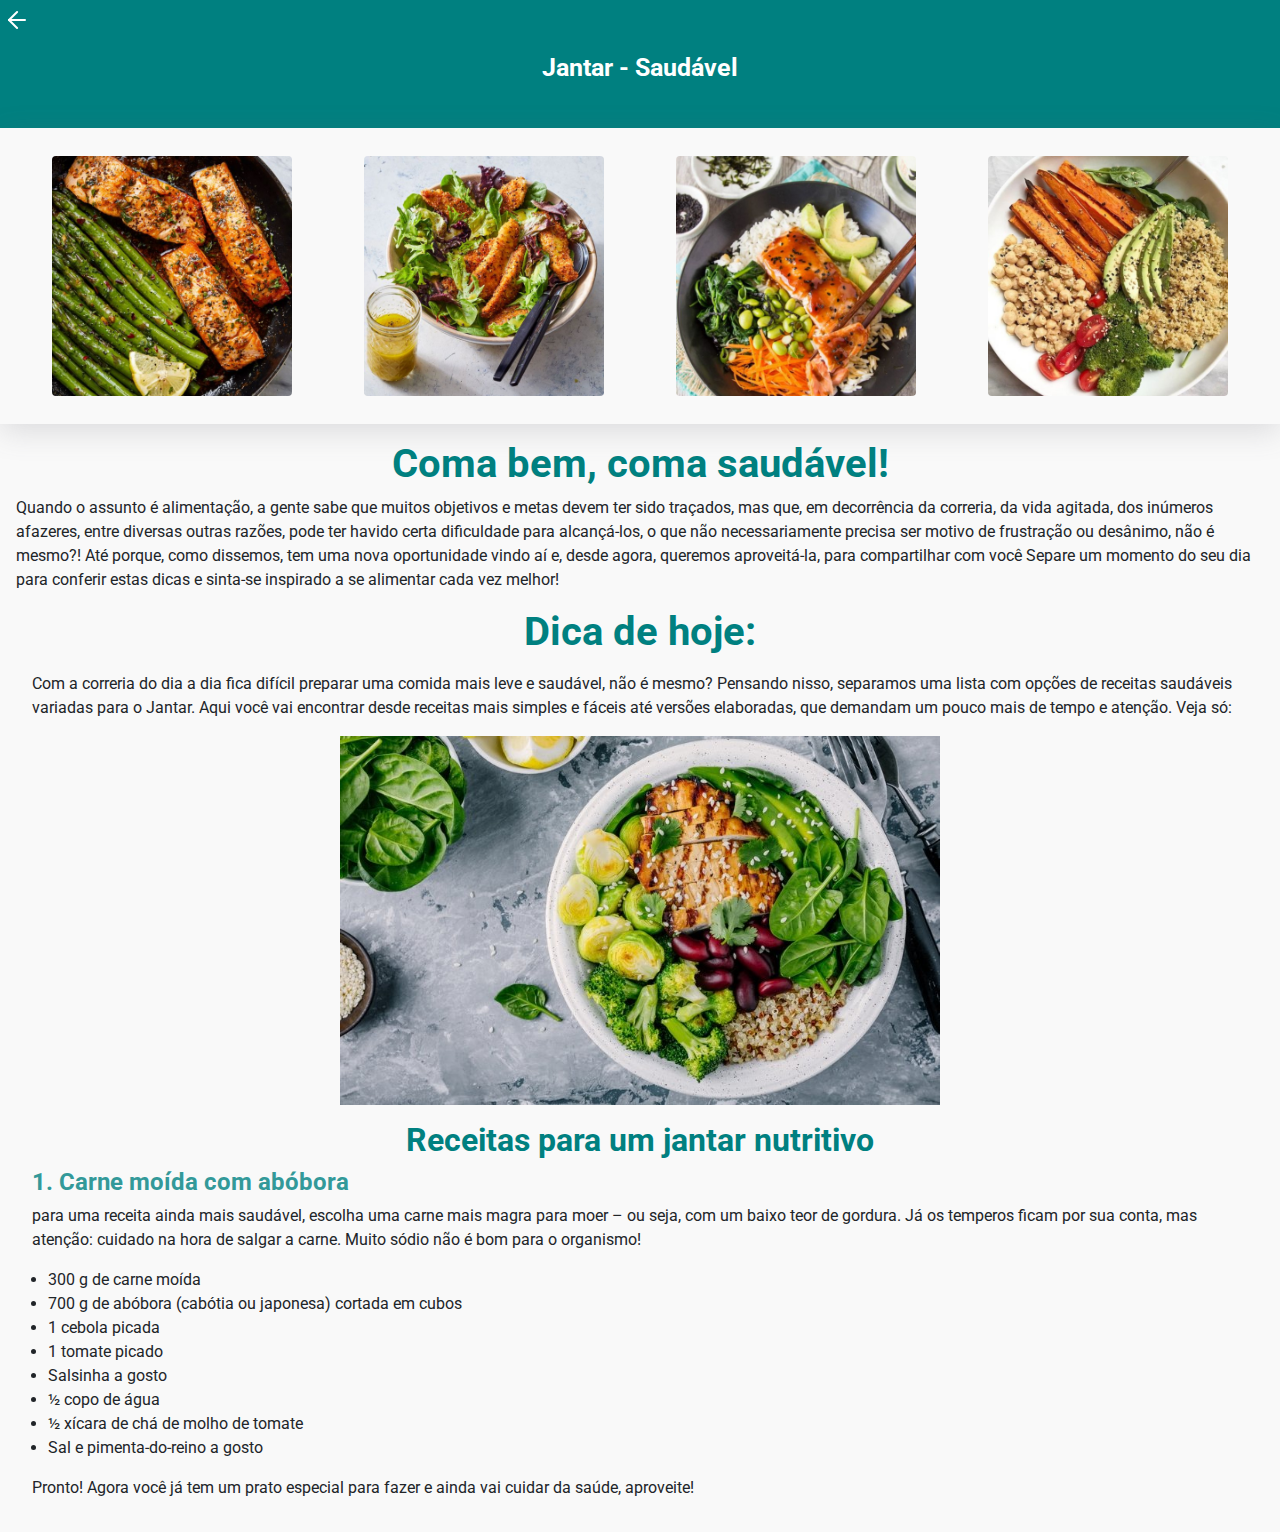
<file: pages/dinner.html>
<!DOCTYPE html>
<html lang="en">

<head>
    <meta charset="UTF-8">
    <meta http-equiv="X-UA-Compatible" content="IE=edge">
    <meta name="viewport" content="width=device-width, initial-scale=1.0">

    <link rel="stylesheet" href="https://maxcdn.bootstrapcdn.com/bootstrap/4.0.0/css/bootstrap.min.css"
        integrity="sha384-Gn5384xqQ1aoWXA+058RXPxPg6fy4IWvTNh0E263XmFcJlSAwiGgFAW/dAiS6JXm" crossorigin="anonymous">
    <script src="https://code.jquery.com/jquery-3.4.1.slim.min.js"
        integrity="sha384-J6qa4849blE2+poT4WnyKhv5vZF5SrPo0iEjwBvKU7imGFAV0wwj1yYfoRSJoZ+n"
        crossorigin="anonymous"></script>
    <script src="https://cdn.jsdelivr.net/npm/popper.js@1.16.0/dist/umd/popper.min.js"
        integrity="sha384-Q6E9RHvbIyZFJoft+2mJbHaEWldlvI9IOYy5n3zV9zzTtmI3UksdQRVvoxMfooAo"
        crossorigin="anonymous"></script>
    <script src="https://stackpath.bootstrapcdn.com/bootstrap/4.4.1/js/bootstrap.min.js"
        integrity="sha384-wfSDF2E50Y2D1uUdj0O3uMBJnjuUD4Ih7YwaYd1iqfktj0Uod8GCExl3Og8ifwB6"
        crossorigin="anonymous"></script>

    <link rel="stylesheet" href="../styles/global.css">
    <link rel="stylesheet" href="../styles/alimentation-pages.css">

    <title>Health Track - Jantar</title>
</head>

<body>
    <div id="#container">
        <header class="header-component">
            <a href="./dashboard.html">
                <svg width="18" height="20" viewBox="0 0 18 20" fill="none" xmlns="http://www.w3.org/2000/svg">
                    <path d="M17 10H1" stroke="white" stroke-width="2" stroke-linecap="round" stroke-linejoin="round" />
                    <path d="M0.999998 10L9.06226 1.93774" stroke="white" stroke-width="2" stroke-linecap="round"
                        stroke-linejoin="round" />
                    <path d="M0.999998 10L9.06226 18.0623" stroke="white" stroke-width="2" stroke-linecap="round"
                        stroke-linejoin="round" />
                </svg>
            </a>

            <div class="title">
                <h1>Jantar - Saudável</h1>
            </div>
        </header>

        <main>
            <div class="images">
                <img src="../assets/dinnerOne.jpeg" class="img-fluid" alt="dinner">
                <img src="../assets/dinnerTwo.jpeg" class="img-fluid" alt="dinner">
                <img src="../assets/dinnerThree.jpeg" class="img-fluid" alt="dinner">
                <img src="../assets/dinnerFour.jpeg" class="img-fluid" alt="dinner">
            </div>

            <div class="text">
                <div class="title">
                    <h1>Coma bem, coma saudável!</h1>
                </div>

                <div class="explanation">
                    <p>
                        Quando o assunto é alimentação, a gente sabe que muitos objetivos e metas devem ter sido traçados, 
                        mas que, em decorrência da correria, da vida agitada, dos inúmeros afazeres, entre diversas outras razões, pode ter havido certa dificuldade para alcançá-los, o que não necessariamente precisa ser motivo de frustração ou desânimo, não é mesmo?!
                        Até porque, como dissemos, tem uma nova oportunidade vindo aí e, desde agora, queremos aproveitá-la, para compartilhar com você
                        Separe um momento do seu dia para conferir estas dicas e sinta-se inspirado a se alimentar cada vez melhor!
                    </p>
                </div>

                <div class="tips-today">
                    <h1>Dica de hoje:</h1>
                    <div class="PostDetails__content">
                        <p>Com a correria do dia a dia fica difícil preparar uma comida mais leve e saudável,
                            não é mesmo? Pensando nisso, separamos uma lista com opções de receitas saudáveis variadas para o Jantar.
                            Aqui você vai encontrar desde receitas mais simples e fáceis até versões elaboradas, que demandam um pouco mais de 
                            tempo e atenção. Veja só:</p>
                        <p><img class="img-fluid" src="../assets/receitas-para-almoco-saudavel.jpg" alt="dinner" width="600"
                                height="400" style="display: block; margin-left: auto; margin-right: auto;"></p>
                        <h2>Receitas para um jantar nutritivo</h2>
                        <h4><b>1. Carne moída com abóbora</b></h4>

                        <p>
                            para uma receita ainda mais saudável, escolha uma carne mais magra para moer – ou seja,
                            com um baixo teor de gordura. Já os temperos ficam por sua conta,
                            mas atenção: cuidado na hora de salgar a carne. Muito sódio não é bom para o organismo!
                        </p>

                        <ul>
                            <li>300 g de carne moída</li>
                            <li>700 g de abóbora (cabótia ou japonesa) cortada em cubos</li>
                            <li>1 cebola picada</li>
                            <li>1 tomate picado</li>
                            <li>Salsinha a gosto</li>
                            <li>½ copo de água</li>
                            <li>½ xícara de chá de molho de tomate</li>
                            <li>Sal e pimenta-do-reino a gosto</li>
                        </ul>

                        <p>Pronto! Agora você já tem um prato especial para fazer e ainda vai cuidar da saúde, aproveite!</p>
                    </div>
                </div>
            </div>
        </main>
    </div>
</body>
</html>
</file>
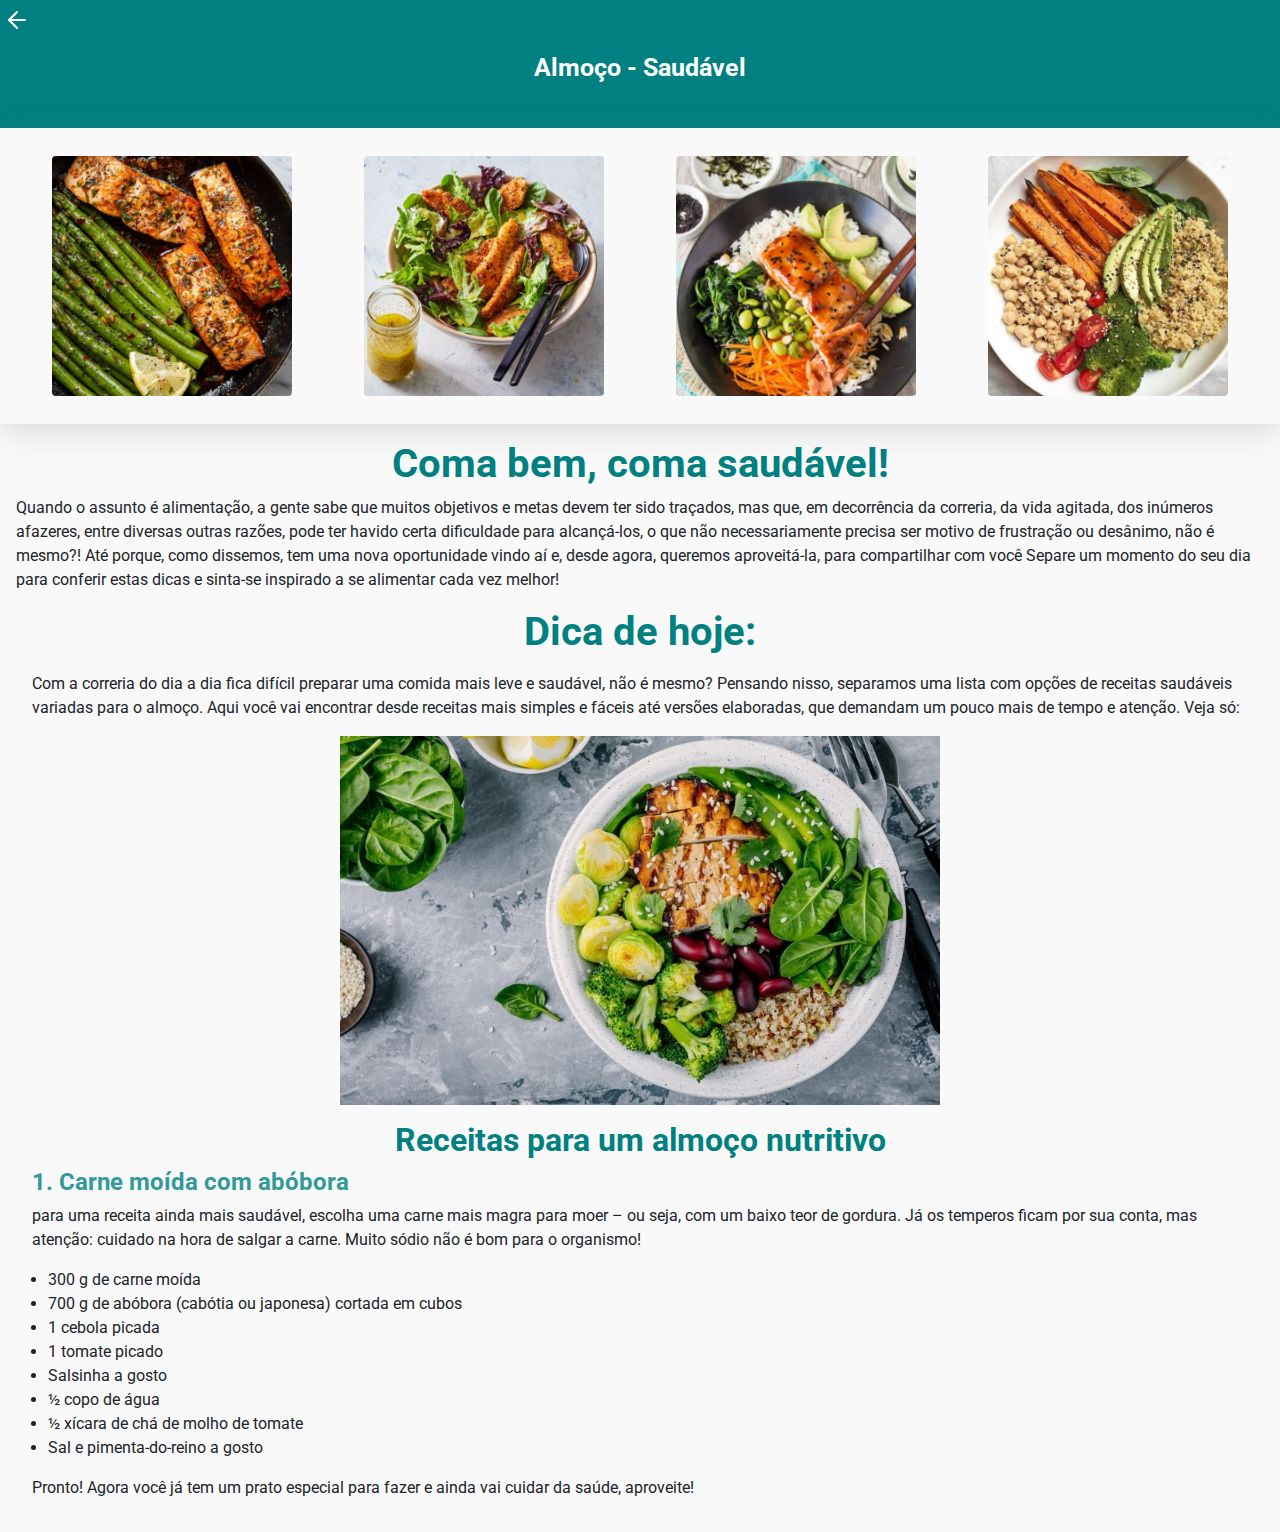
<file: pages/lunch.html>
<!DOCTYPE html>
<html lang="en">

<head>
    <meta charset="UTF-8">
    <meta http-equiv="X-UA-Compatible" content="IE=edge">
    <meta name="viewport" content="width=device-width, initial-scale=1.0">

    <link rel="stylesheet" href="https://maxcdn.bootstrapcdn.com/bootstrap/4.0.0/css/bootstrap.min.css"
        integrity="sha384-Gn5384xqQ1aoWXA+058RXPxPg6fy4IWvTNh0E263XmFcJlSAwiGgFAW/dAiS6JXm" crossorigin="anonymous">
    <script src="https://code.jquery.com/jquery-3.4.1.slim.min.js"
        integrity="sha384-J6qa4849blE2+poT4WnyKhv5vZF5SrPo0iEjwBvKU7imGFAV0wwj1yYfoRSJoZ+n"
        crossorigin="anonymous"></script>
    <script src="https://cdn.jsdelivr.net/npm/popper.js@1.16.0/dist/umd/popper.min.js"
        integrity="sha384-Q6E9RHvbIyZFJoft+2mJbHaEWldlvI9IOYy5n3zV9zzTtmI3UksdQRVvoxMfooAo"
        crossorigin="anonymous"></script>
    <script src="https://stackpath.bootstrapcdn.com/bootstrap/4.4.1/js/bootstrap.min.js"
        integrity="sha384-wfSDF2E50Y2D1uUdj0O3uMBJnjuUD4Ih7YwaYd1iqfktj0Uod8GCExl3Og8ifwB6"
        crossorigin="anonymous"></script>

    <link rel="stylesheet" href="../styles/global.css">
    <link rel="stylesheet" href="../styles/alimentation-pages.css">

    <title>Health Track - Almoço</title>
</head>

<body>
    <div id="#container">
        <header class="header-component">
            <a href="./dashboard.html">
                <svg width="18" height="20" viewBox="0 0 18 20" fill="none" xmlns="http://www.w3.org/2000/svg">
                    <path d="M17 10H1" stroke="white" stroke-width="2" stroke-linecap="round" stroke-linejoin="round" />
                    <path d="M0.999998 10L9.06226 1.93774" stroke="white" stroke-width="2" stroke-linecap="round"
                        stroke-linejoin="round" />
                    <path d="M0.999998 10L9.06226 18.0623" stroke="white" stroke-width="2" stroke-linecap="round"
                        stroke-linejoin="round" />
                </svg>
            </a>

            <div class="title">
                <h1>Almoço - Saudável</h1>
            </div>
        </header>

        <main>
            <div class="images">
                <img src="../assets/dinnerOne.jpeg" class="img-fluid" alt="dinner">
                <img src="../assets/dinnerTwo.jpeg" class="img-fluid" alt="dinner">
                <img src="../assets/dinnerThree.jpeg" class="img-fluid" alt="dinner">
                <img src="../assets/dinnerFour.jpeg" class="img-fluid" alt="dinner">
            </div>

            <div class="text">
                <div class="title">
                    <h1>Coma bem, coma saudável!</h1>
                </div>

                <div class="explanation">
                    <p>
                        Quando o assunto é alimentação, a gente sabe que muitos objetivos e metas devem ter sido traçados, 
                        mas que, em decorrência da correria, da vida agitada, dos inúmeros afazeres, entre diversas outras razões, pode ter havido certa dificuldade para alcançá-los, o que não necessariamente precisa ser motivo de frustração ou desânimo, não é mesmo?!
                        Até porque, como dissemos, tem uma nova oportunidade vindo aí e, desde agora, queremos aproveitá-la, para compartilhar com você
                        Separe um momento do seu dia para conferir estas dicas e sinta-se inspirado a se alimentar cada vez melhor!
                    </p>
                </div>

                <div class="tips-today">
                    <h1>Dica de hoje:</h1>
                    <div class="PostDetails__content">
                        <p>Com a correria do dia a dia fica difícil preparar uma comida mais leve e saudável,
                            não é mesmo? Pensando nisso, separamos uma lista com opções de receitas saudáveis variadas para o almoço.
                            Aqui você vai encontrar desde receitas mais simples e fáceis até versões elaboradas, que demandam um pouco mais de 
                            tempo e atenção. Veja só:</p>
                        <p><img class="img-fluid" src="../assets/receitas-para-almoco-saudavel.jpg" alt="dinner" width="600"
                                height="400" style="display: block; margin-left: auto; margin-right: auto;"></p>
                        <h2>Receitas para um almoço nutritivo</h2>
                        <h4><b>1. Carne moída com abóbora</b></h4>

                        <p>
                            para uma receita ainda mais saudável, escolha uma carne mais magra para moer – ou seja,
                            com um baixo teor de gordura. Já os temperos ficam por sua conta,
                            mas atenção: cuidado na hora de salgar a carne. Muito sódio não é bom para o organismo!
                        </p>

                        <ul>
                            <li>300 g de carne moída</li>
                            <li>700 g de abóbora (cabótia ou japonesa) cortada em cubos</li>
                            <li>1 cebola picada</li>
                            <li>1 tomate picado</li>
                            <li>Salsinha a gosto</li>
                            <li>½ copo de água</li>
                            <li>½ xícara de chá de molho de tomate</li>
                            <li>Sal e pimenta-do-reino a gosto</li>
                        </ul>

                        <p>Pronto! Agora você já tem um prato especial para fazer e ainda vai cuidar da saúde, aproveite!</p>
                    </div>
                </div>
            </div>
        </main>
    </div>
</body>
</html>
</file>
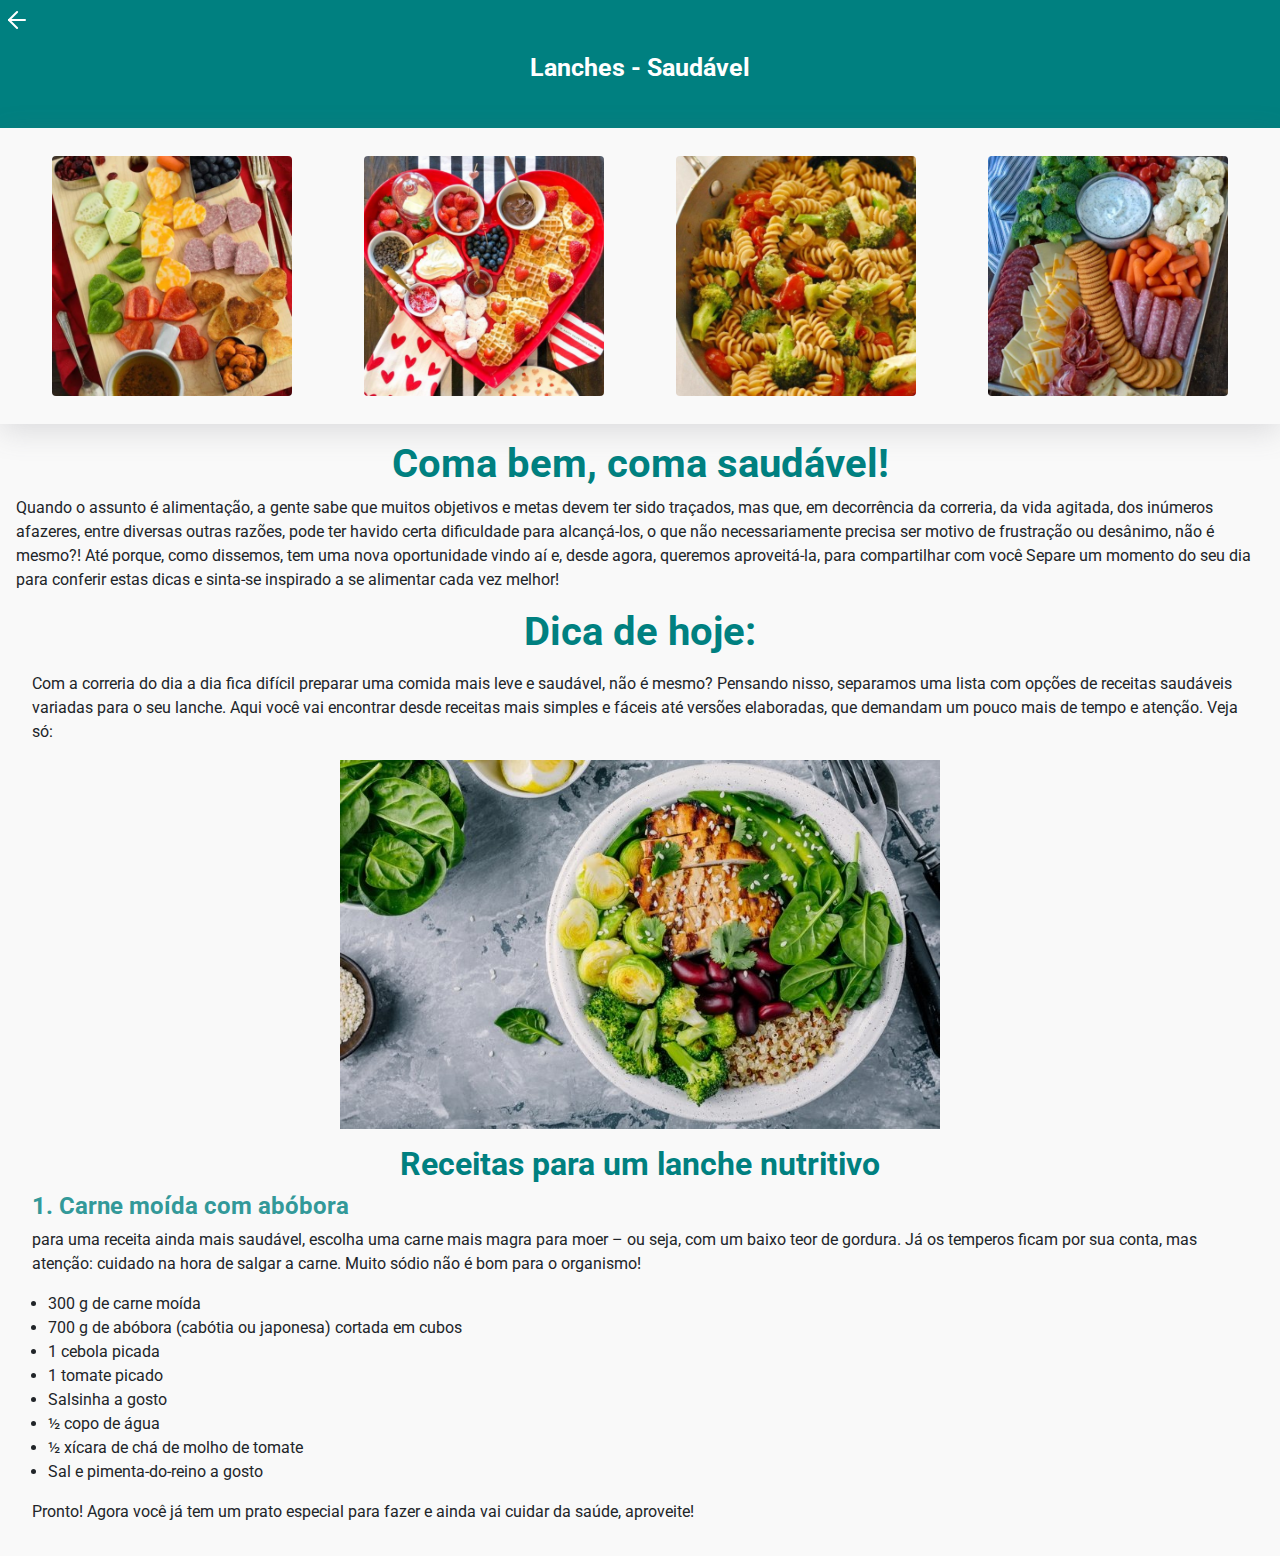
<file: pages/snacks.html>
<!DOCTYPE html>
<html lang="en">

<head>
    <meta charset="UTF-8">
    <meta http-equiv="X-UA-Compatible" content="IE=edge">
    <meta name="viewport" content="width=device-width, initial-scale=1.0">

    <link rel="stylesheet" href="https://maxcdn.bootstrapcdn.com/bootstrap/4.0.0/css/bootstrap.min.css"
        integrity="sha384-Gn5384xqQ1aoWXA+058RXPxPg6fy4IWvTNh0E263XmFcJlSAwiGgFAW/dAiS6JXm" crossorigin="anonymous">
    <script src="https://code.jquery.com/jquery-3.4.1.slim.min.js"
        integrity="sha384-J6qa4849blE2+poT4WnyKhv5vZF5SrPo0iEjwBvKU7imGFAV0wwj1yYfoRSJoZ+n"
        crossorigin="anonymous"></script>
    <script src="https://cdn.jsdelivr.net/npm/popper.js@1.16.0/dist/umd/popper.min.js"
        integrity="sha384-Q6E9RHvbIyZFJoft+2mJbHaEWldlvI9IOYy5n3zV9zzTtmI3UksdQRVvoxMfooAo"
        crossorigin="anonymous"></script>
    <script src="https://stackpath.bootstrapcdn.com/bootstrap/4.4.1/js/bootstrap.min.js"
        integrity="sha384-wfSDF2E50Y2D1uUdj0O3uMBJnjuUD4Ih7YwaYd1iqfktj0Uod8GCExl3Og8ifwB6"
        crossorigin="anonymous"></script>

    <link rel="stylesheet" href="../styles/global.css">
    <link rel="stylesheet" href="../styles/alimentation-pages.css">

    <title>Health Track - Lanches</title>
</head>

<body>
    <div id="#container">
        <header class="header-component">
            <a href="./dashboard.html">
                <svg width="18" height="20" viewBox="0 0 18 20" fill="none" xmlns="http://www.w3.org/2000/svg">
                    <path d="M17 10H1" stroke="white" stroke-width="2" stroke-linecap="round" stroke-linejoin="round" />
                    <path d="M0.999998 10L9.06226 1.93774" stroke="white" stroke-width="2" stroke-linecap="round"
                        stroke-linejoin="round" />
                    <path d="M0.999998 10L9.06226 18.0623" stroke="white" stroke-width="2" stroke-linecap="round"
                        stroke-linejoin="round" />
                </svg>
            </a>

            <div class="title">
                <h1>Lanches - Saudável</h1>
            </div>
        </header>

        <main>
            <div class="images">
                <img src="../assets/snacksOne.jpeg" class="img-fluid" alt="snacks">
                <img src="../assets/snacksTwo.jpeg" class="img-fluid" alt="snacks">
                <img src="../assets/snacksThree.jpeg" class="img-fluid" alt="snacks">
                <img src="../assets/snacksFour.jpeg" class="img-fluid" alt="snacks">
            </div>

            <div class="text">
                <div class="title">
                    <h1>Coma bem, coma saudável!</h1>
                </div>

                <div class="explanation">
                    <p>
                        Quando o assunto é alimentação, a gente sabe que muitos objetivos e metas devem ter sido traçados, 
                        mas que, em decorrência da correria, da vida agitada, dos inúmeros afazeres, entre diversas outras razões, pode ter havido certa dificuldade para alcançá-los, o que não necessariamente precisa ser motivo de frustração ou desânimo, não é mesmo?!
                        Até porque, como dissemos, tem uma nova oportunidade vindo aí e, desde agora, queremos aproveitá-la, para compartilhar com você
                        Separe um momento do seu dia para conferir estas dicas e sinta-se inspirado a se alimentar cada vez melhor!
                    </p>
                </div>

                <div class="tips-today">
                    <h1>Dica de hoje:</h1>
                    <div class="PostDetails__content">
                        <p>Com a correria do dia a dia fica difícil preparar uma comida mais leve e saudável,
                            não é mesmo? Pensando nisso, separamos uma lista com opções de receitas saudáveis variadas para o seu lanche.
                            Aqui você vai encontrar desde receitas mais simples e fáceis até versões elaboradas, que demandam um pouco mais de 
                            tempo e atenção. Veja só:</p>
                        <p><img class="img-fluid" src="../assets/receitas-para-almoco-saudavel.jpg" alt="dinner" width="600"
                                height="400" style="display: block; margin-left: auto; margin-right: auto;"></p>
                        <h2>Receitas para um lanche nutritivo</h2>
                        <h4><b>1. Carne moída com abóbora</b></h4>

                        <p>
                            para uma receita ainda mais saudável, escolha uma carne mais magra para moer – ou seja,
                            com um baixo teor de gordura. Já os temperos ficam por sua conta,
                            mas atenção: cuidado na hora de salgar a carne. Muito sódio não é bom para o organismo!
                        </p>

                        <ul>
                            <li>300 g de carne moída</li>
                            <li>700 g de abóbora (cabótia ou japonesa) cortada em cubos</li>
                            <li>1 cebola picada</li>
                            <li>1 tomate picado</li>
                            <li>Salsinha a gosto</li>
                            <li>½ copo de água</li>
                            <li>½ xícara de chá de molho de tomate</li>
                            <li>Sal e pimenta-do-reino a gosto</li>
                        </ul>

                        <p>Pronto! Agora você já tem um prato especial para fazer e ainda vai cuidar da saúde, aproveite!</p>
                    </div>
                </div>
            </div>
        </main>
    </div>
</body>
</html>
</file>
<file: styles/global.css>
@import url('https://fonts.googleapis.com/css2?family=Roboto:wght@100&display=swap');

* {
    margin: 0px;
    padding: 0px;
    box-sizing: border-box;
    outline: none;
}

#container {
    width: 100vw;
    height: 100vh;
    background-color: #DCDCDC;
}

h1 {
    font-family: 'Roboto', sans-serif;
}

a {
    text-decoration: none;
}

a:hover {
    text-decoration: none;
}

.header-component {
    background-color: #008080;
    height: 8rem;
}

.header-component svg {
    cursor: pointer;
    margin-top: 0.6rem;
    margin-left: 0.5rem;
}

.header-component .title {
    display: flex;
    align-items: center;
    justify-content: center;
}

.header-component .title h1 {
    margin: 1rem;
    color: white;
    font-weight: bold;
    font-size: 25px;
}

@media (max-width: 800px) {
    .header-component {
        background-color: #008080;
        height: 4rem;
    }    

    .header-component .title {
        display: grid;
    }

    .header-component .title h1 {
        font-size: 15px;
        color: white;
        margin-top: -0.8rem;
    }
}
</file>
<file: styles/loginAndcreateAccount.css>
@import url('https://fonts.googleapis.com/css2?family=Righteous&display=swap');
@import url('https://fonts.googleapis.com/css2?family=Roboto:wght@100&display=swap');

.header {
    background-color: #008080;
    width: 100%;
    height: 15rem;
    display: flex;
    flex-direction: row;
    align-items: center;
    justify-content: center;
    margin: 0;
    padding: 0;
}

.header .title {
    color: white;
    font-family: 'Righteous', cursive;
    margin: 0.5rem;
    font-size: 2rem;
}

.header img {
    width: 80px;
    height: 80px;
}

.form-login {
    display: flex;
    align-items: center;
    justify-content: center;
}

.form-login form {
    width: 45rem;
    height: 28rem;
    padding: 10px;
    border-radius: 4px;
    background-color: white;
    display: flex;
    align-items: center;
    flex-direction: column;
    margin-top: -2.8rem;
}

.form-login form h2 {
    font-family: 'Roboto', sans-serif;
    color: #008080;
}

.form-login form input {
    margin: 1rem;
    width: 30rem;
}

.form-login form #email {
    margin-top: 5rem;
}

.form-login form button {
    margin-top: 2rem;
    width: 15rem;
    height: 3.5rem;
    border: none;
    background-color: #008080;
    color: white;
    border-radius: 4px;
    cursor: pointer;
}

.form-login .footer {
    margin-top: 1.5rem;
}

@media (max-width: 700px) {
    #container {
        background-color: white;
    }

    .header {
      width: 100%;
      height: 10rem;
    }

    .header .title {
        font-size: 1.5rem;
    }
    
    .header img {
        width: 4rem;
        height: 4rem;
    }
    
    .form-login form {
        margin-top: 0;
        width: 100%;
        height: 100%;
        border: none;
    }

    .form-login .subtitle {
        margin: 0.2rem;
    }

    .form-login form input {
        margin: 1rem;
        width: 17rem;
    }
    
    .form-login form #email {
        margin-top: 4rem;
    }
    
    .form-login form button {
        width: 17rem;
        height: 2.5rem;
        margin: 1rem;
    }
    
    .form-login .footer {
        margin-top: 1.2rem;
    }
}
</file>
<file: styles/alimentation-pages.css>
main {
    display: flex;
    flex-direction: column;
    background-color: #f9f9f9;
}

.images {
    display: grid;
    place-items: center;
    grid-template-columns: repeat(4, 1fr);
    grid-gap: 1vh;
    padding: 20px;
    box-shadow: rgba(100, 100, 111, 0.2) 0px 7px 29px 0px;
}

.images img {
    width: 15rem;
    height: 15rem;
    border-radius: 4px;
    margin: 0.5rem;
}

.text {
    display: flex;
    flex-direction: column;
    margin: 1rem;
}

.text .title h1, .PostDetails__content h2 {
    text-align: center;
    font-weight: bold;
    color: #008080;
}

.explanation h3, .tips-today h1 {
    text-align: center;
    font-weight: bold;
    color: #008080;
}

.PostDetails__content {
    margin: 1rem;
}

ul {
    margin: 1rem;
}

h4 {
    color: #339999;
}

@media (max-width: 800px) {
    .images {
        grid-template-columns: repeat(2, 1fr);
    }

    .images img {
        width: 8rem;
        height: 8rem;
    }

    h1, h2 {
        font-size: 25px;
    }

    .PostDetails__content img {
        width: 15rem;
        height: 8rem;
    }

    h4 {
        font-size: 17px;
    }
}
</file>
<file: styles/create-goals.css>
main {
    display: flex;
    align-items: center;
    flex-direction: column;
}

main form {
    width: 40rem;
    height: 30rem;
    background-color: white;
    margin-top: -1rem;
    box-shadow: rgba(100, 100, 111, 0.2) 0px 7px 29px 0px;
    border-radius: 4px;
}

main form .goals-title {
    display: flex;
    align-items: center;
    flex-direction: column;
}

main form .goals-title img {
    width: 5rem;
    height: 5rem;
    margin: 0.5rem;
}

main form .inputs-text {
    display: grid;
    place-items: center;
}

main form .inputs-text input {
    margin: 1rem;
    width: 35rem;
}

main form .inputs-text textarea {
    margin: 1rem;
    width: 35rem;
    height: 6rem;
}

main form .dates {
    display: flex;
    margin-left: 2.5rem;
    margin-right: 2.5rem;
    justify-content: space-between;
}

main form .button {
    display: grid;
    place-items: center;
    margin: 3rem;
}

main form .button button {
    width: 10rem;
    height: 40px;
    border: none;
    border-radius: 4px;
    color: white;
    background-color: #008080;
}

@media (max-width: 800px) {
    main form {
        width: 100%;
        height: 20rem;
        background-color: white;
        margin-top: 0;
        box-shadow: none;
    }

    main form .inputs-text {
        display: flex;
        flex-direction: column;
    }

    main form .inputs-text input {
        width: 20rem;
    }

    main form .inputs-text textarea {
        width: 20rem;
    }

    main form .dates {
        display: flex;
        justify-content: center;
        align-items: center;
    }    

    main form .dates input{
        width: 9rem;
        margin-left: 0.5rem;
        margin-right: 0.5rem;
    }  

    main form .dates label {
        margin-left: 0.5rem;
    }  

    main form .button button {
        width: 100%;
    }
}
</file>
<file: styles/dashboard.css>
@import url('https://fonts.googleapis.com/css2?family=Roboto:wght@100&display=swap');

body {
    font-family: 'Roboto', sans-serif;
}

.row {
    margin: 0;
}

.container {
    padding: 70px 0;
}

header, .navbar {
    background-color: #008080;
}

#nav-container {
    padding-top: 0;
    padding-bottom: 0;
}

#logo {
    width: 2.5rem;
}

.navbar-brand {
    padding: 0;
    color: white;
}

.navbar-brand:hover {
    color: white;
}

#navbar-links a {
    color: white;
}

.navbar-expand-lg .navbar-nav .nav-link {
    padding: 1rem .8rem;
}

#slideTwo img {
    height: 20rem;
}

#slideTwo .download-app {
    margin-top: 1rem;
}

.container-fluid {
    padding: 0;
    background-color: #339999;
}

#mainSlider .carousel-inner, #mainSlider .carousel-item {
    height: 90vh;
}

#mainSlider .carousel-caption h2 {
    font-weight: bold;
}

#mainSlider .carousel-caption p {
    font-weight: 400;
}

.main-btn {
    background-color: #008080;
    color: white;
    text-transform: uppercase;
    width: 200px;
    height: 60px;
    border-radius: 30px;
    padding: 2px 20px;
    background-color: 30px;
    border: 3px solid transparent;
    transition: .5s;
    font-weight: bold;
}

.main-btn:hover {
    color: white;
    background-color: transparent;
    border-color: #008080;
}

.carousel-indicators .active {
    background-color: #008080;
}

@media (min-height: 900px) {
    #slideTwo img {
        height: 30rem;
    }

    #slideOne img {
        width: 60rem;
        height: 30rem;
    }
}
</file>
<file: styles/alimentation.css>
#alimentation-container {
    background-color: #f9f9f9;
}

.title-alimentation {
    display: flex;
    align-items: center;
    flex-direction: column;
    justify-content: center;
}

.title-alimentation h3 {
    font-weight: bold;
    color: #008080;
}

.alimentations-grid {
    display: grid;
	grid-template-columns: repeat(2, 1fr);
	grid-gap: 1vh;
    place-items: center;
    margin: 1rem;
}

.alimentations-grid div {
    display: flex;
    flex-direction: column;
    align-items: center;
}

.alimentations-grid div h2 {
    margin-top: 1rem;
    text-align: center;
    color: #339999;
    font-weight: bold;
}

.alimentations-grid div img {
    border-radius: 10px;
    box-shadow: 0 4px 8px 0 rgb(0 0 0 / 20%), 0 6px 20px 0 rgb(0 0 0 / 19%);
}

.alimentations-grid div a {
    margin-top: 0.5rem;
    width: 100%;
    height: 50px;
    background-color: #008080;
    color: white;
    display: flex;
    justify-content: center;
    align-items: center;
    font-weight: bold;
    border-radius: 4px;
    cursor: pointer;
}

.alimentations-grid div a:hover {
    text-decoration: none;
}

@media (min-width: 800px) {
    .alimentations-grid div img {
        width: 23rem;
        height: 23rem;
    }
}

@media (max-width: 800px) {
    .alimentations-grid div h2 {
        font-size: 19px;
    }
}
</file>
<file: styles/goals.css>
#goals-container {
    background-color: #339999;
}

.goals-title {
    display: grid;
    place-items: center;
}

.goals-title h3 {
    color: white;
    font-weight: bold;
    margin: 1rem;
}

.goals-title span {
    color: white;
    font-weight: 400;
}

.goals-content {
    display: grid;
}

.goals-content div {
    display: block;
    margin: 0.6rem;
}

.goals-content div .reach {
    height: 2rem;
    border-radius: 2px;
    display: flex;
    align-items: center;
    justify-content: center;
    color: #DCDCDC;
    font-weight: bold;
}

.goals-content div #reach-red {
    width: 20rem;
    background-color: red;
}

#reach-green, #reach-green-one-hundred {
    background-color: #008080;
    box-shadow: 0 4px 8px 0 rgb(0 0 0 / 20%), 0 6px 20px 0 rgb(0 0 0 / 19%);
}

.goals-content div #reach-green {
    width: 30rem;
}

.goals-content div #reach-green-one-hundred {
    width: 50rem;
}

.goals-content div span {
    margin-left: 0.5rem;
    color: white;
    font-weight: bold;
}

.create-goals {
    display: flex;
    align-items: center;
    justify-content: center;
}

.create-goals a {
    color: white;
    font-weight: bold;
    text-align: center;
    margin: 1rem;
    background-color: #008080;
    width: 12rem;
    height: 3rem;
    border-radius: 4px;
    display: flex;
    align-items: center;
    justify-content: center;
}

@media (max-width: 900px) {
    .goals-content div #reach-red {
        width: 13rem;
    }

    .goals-content div #reach-green {
        width: 14rem;
    }
    
    .goals-content div #reach-green-one-hundred {
        width: 16rem;
    }

    .goals-content div .reach {
        font-size: 12px;
    }

    .goals-content div span {
        font-size: 15px;
    }
}
</file>
<file: styles/exercises.css>
#exercises-container {
    background-color: #f9f9f9;
}

.exercises-title {
    display: flex;
    align-items: center;
    flex-direction: column;
    justify-content: center;
}

.exercises-title h3 {
    font-weight: bold;
    color: #008080;
    margin: 1rem;
}

.videos-container {
    margin: 1rem;
}

.videos {
    display: grid;
    place-items: center;
    grid-template-columns: repeat(4, 1fr);
    grid-gap: 1vh;
    padding: 20px;
    box-shadow: rgba(100, 100, 111, 0.2) 0px 7px 29px 0px;
}

.videos-container h4 {
    color: #339999;
    font-weight: bold;
    margin-top: 1rem;
}

@media (max-width: 900px) {
    .videos {
        grid-template-columns: repeat(1, 1fr);
    }

    .videos-container h4 {
        text-align: center;
    }

    iframe {
        width: 15rem;
        height: 10rem;
    }
}
</file>
